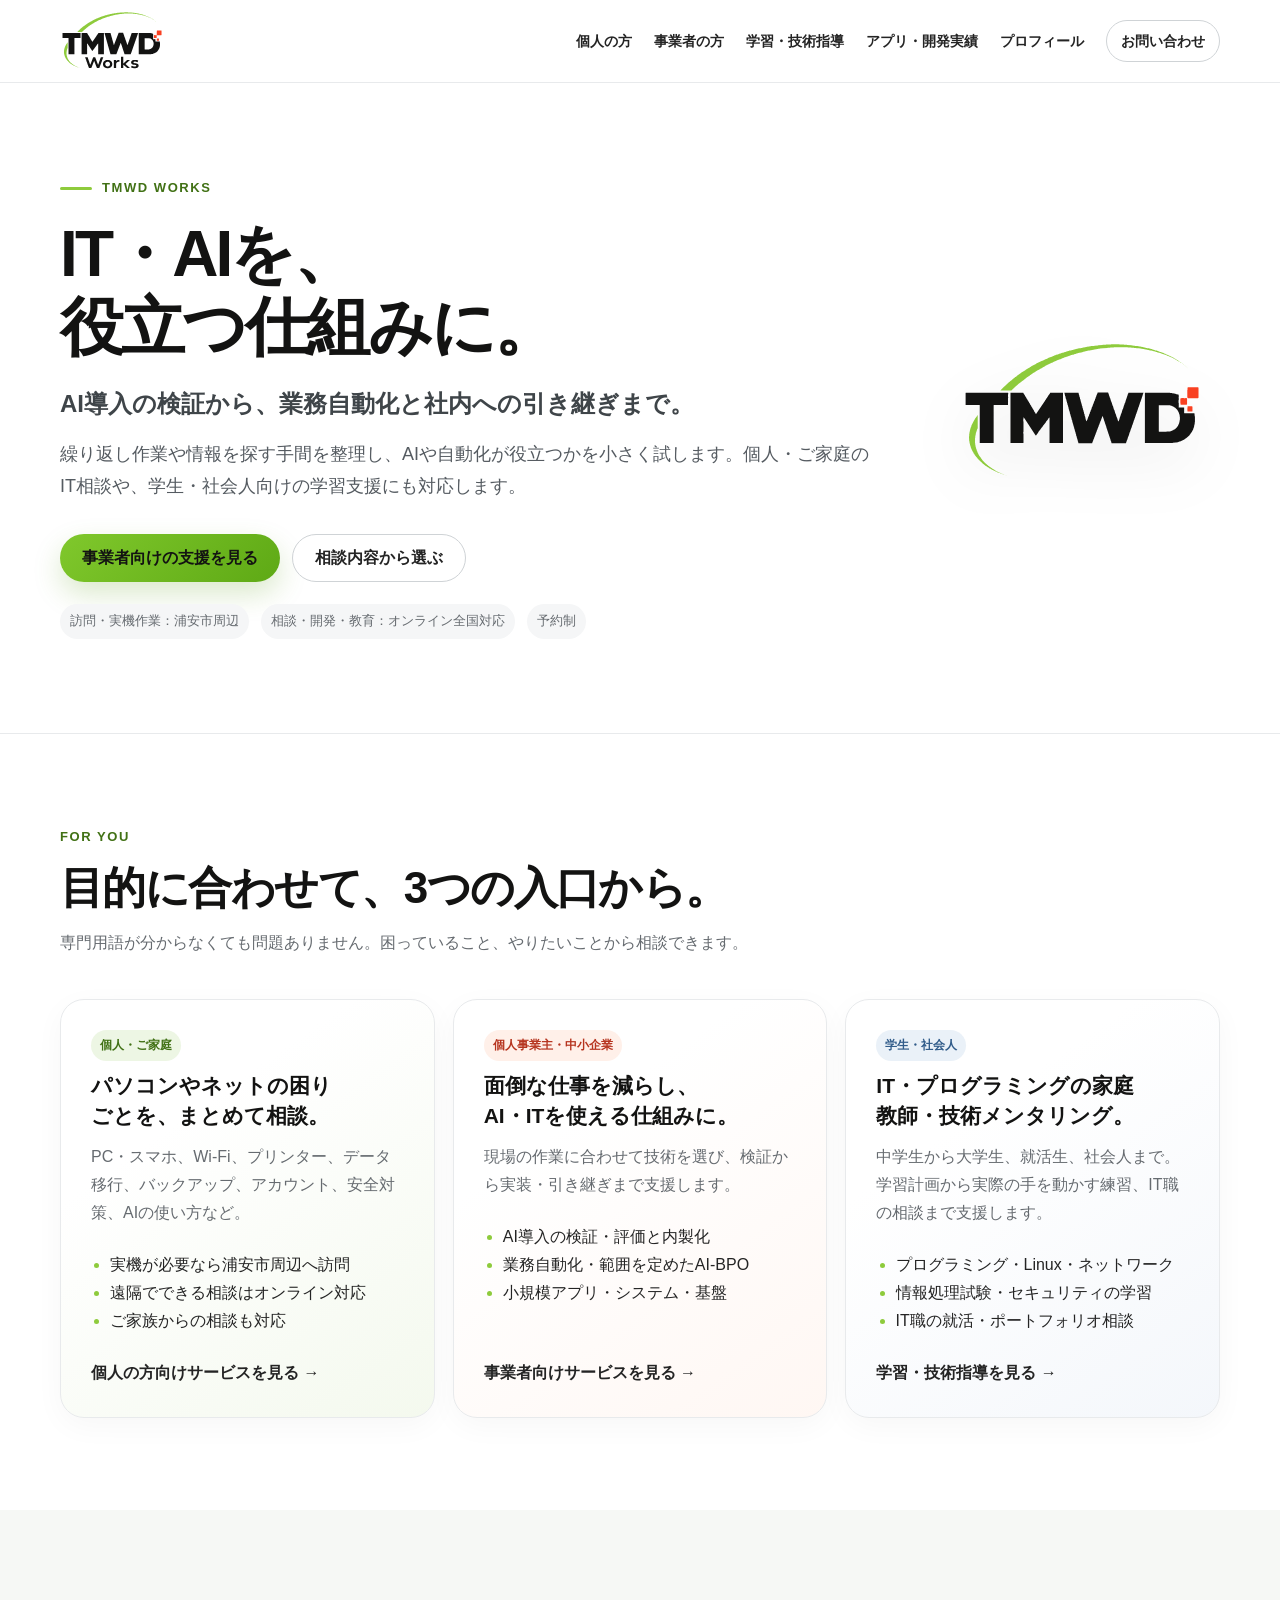
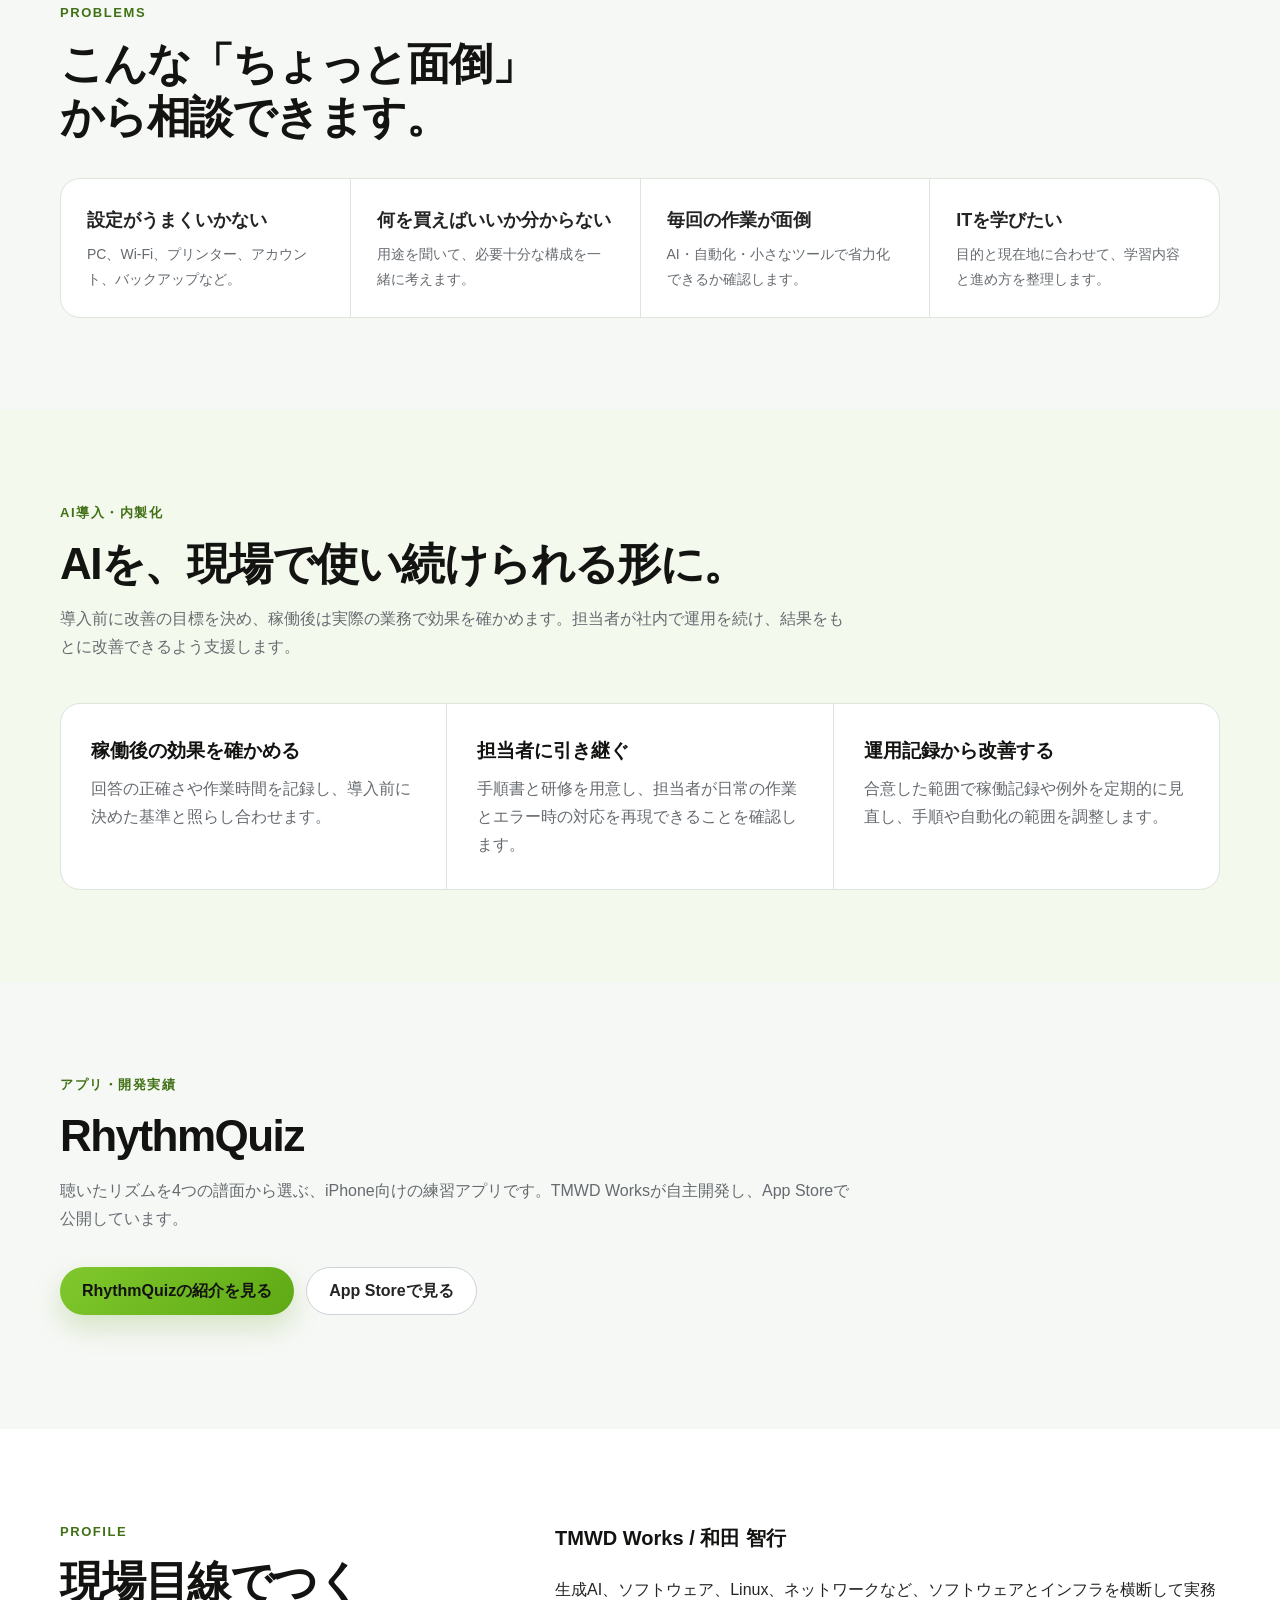
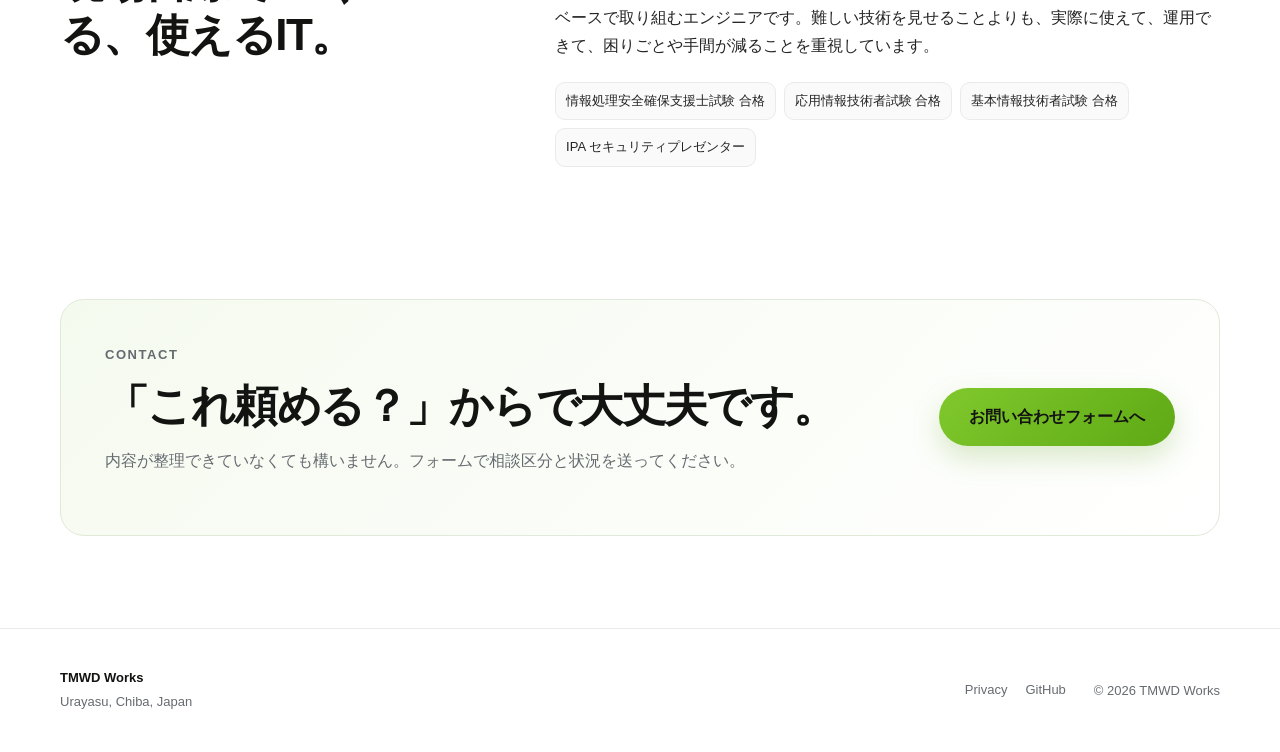
<file: index.html>
<!doctype html>
<html lang="ja">
<head>
  <!-- Google tag (gtag.js) -->
  <script async src="https://www.googletagmanager.com/gtag/js?id=G-C59W6H3G6D"></script>
  <script>
    window.dataLayer = window.dataLayer || [];
    function gtag(){dataLayer.push(arguments);}
    gtag('js', new Date());
    gtag('config', 'G-C59W6H3G6D');
  </script>
<meta charset="utf-8">
  <meta name="viewport" content="width=device-width, initial-scale=1">
  <title>TMWD Works | AI導入・業務自動化とIT支援</title>
  <meta name="description" content="事業者向けにAI導入の検証、内製化、業務自動化・AI-BPOを支援します。個人向けITサポート、学習・技術指導、自主開発アプリRhythmQuizもご案内します。">
  <meta name="theme-color" content="#ffffff">
  <meta property="og:title" content="TMWD Works | AI導入・業務自動化とIT支援">
  <meta property="og:description" content="事業者向けAI導入・業務自動化から、個人向けITサポート、学習・技術指導まで。">
  <meta property="og:type" content="website">
  <meta property="og:url" content="https://tmwdworks.jp/">
  <link rel="canonical" href="https://tmwdworks.jp/">
  <link rel="icon" href="assets/tmwdworks-icon.svg" type="image/svg+xml">
  <link rel="stylesheet" href="styles.css?v=20261111-v2">
</head>
<body>
  <header class="site-header">
  <div class="container header-inner">
    <a class="brand" href="/" aria-label="TMWD Works ホーム">
      <img src="assets/tmwdworks-logo-header.svg" alt="TMWD Works">
    </a>
    <button class="menu-button" type="button" aria-expanded="false" aria-controls="global-nav">メニュー</button>
    <nav id="global-nav" class="global-nav" aria-label="メインナビゲーション">
      <a href="personal.html">個人の方</a>
      <a href="business.html">事業者の方</a>
      <a href="learning.html">学習・技術指導</a>
      <a href="/apps/rhythmquiz/">アプリ・開発実績</a>
      <a href="/#profile">プロフィール</a>
      <a class="nav-cta" href="contact.html">お問い合わせ</a>
    </nav>
  </div>
</header>

  <main id="top">
    <section class="hero">
      <div class="container hero-grid">
        <div class="hero-copy">
          <p class="eyebrow"><span></span> TMWD Works</p>
          <h1>IT・AIを、<br>役立つ仕組みに。</h1>
          <p class="hero-subtitle">AI導入の検証から、業務自動化と社内への引き継ぎまで。</p>
          <p class="lead">繰り返し作業や情報を探す手間を整理し、AIや自動化が役立つかを小さく試します。個人・ご家庭のIT相談や、学生・社会人向けの学習支援にも対応します。</p>
          <div class="hero-actions">
            <a class="button primary" href="business.html">事業者向けの支援を見る</a>
            <a class="button secondary" href="#services">相談内容から選ぶ</a>
          </div>
          <div class="availability">
            <span>訪問・実機作業：浦安市周辺</span>
            <span>相談・開発・教育：オンライン全国対応</span>
            <span>予約制</span>
          </div>
        </div>
        <div class="hero-mark" aria-hidden="true">
          <img src="assets/tmwdworks-icon.svg" alt="">
        </div>
      </div>
    </section>

    <section id="services" class="section">
      <div class="container">
        <div class="section-heading">
          <p class="section-kicker">For You</p>
          <h2>目的に合わせて、3つの入口から。</h2>
          <p>専門用語が分からなくても問題ありません。困っていること、やりたいことから相談できます。</p>
        </div>

        <div class="audience-grid">
          <article class="audience-card personal">
            <span class="audience-label">個人・ご家庭</span>
            <h3>パソコンやネットの困りごとを、まとめて相談。</h3>
            <p>PC・スマホ、Wi-Fi、プリンター、データ移行、バックアップ、アカウント、安全対策、AIの使い方など。</p>
            <ul class="audience-points">
              <li>実機が必要なら浦安市周辺へ訪問</li>
              <li>遠隔でできる相談はオンライン対応</li>
              <li>ご家族からの相談も対応</li>
            </ul>
            <a class="text-link" href="personal.html">個人の方向けサービスを見る →</a>
          </article>

          <article class="audience-card business">
            <span class="audience-label">個人事業主・中小企業</span>
            <h3>面倒な仕事を減らし、AI・ITを使える仕組みに。</h3>
            <p>現場の作業に合わせて技術を選び、検証から実装・引き継ぎまで支援します。</p>
            <ul class="audience-points">
              <li>AI導入の検証・評価と内製化</li>
              <li>業務自動化・範囲を定めたAI-BPO</li>
              <li>小規模アプリ・システム・基盤</li>
            </ul>
            <a class="text-link" href="business.html">事業者向けサービスを見る →</a>
          </article>

          <article class="audience-card learning">
            <span class="audience-label">学生・社会人</span>
            <h3>IT・プログラミングの家庭教師・技術メンタリング。</h3>
            <p>中学生から大学生、就活生、社会人まで。学習計画から実際の手を動かす練習、IT職の相談まで支援します。</p>
            <ul class="audience-points">
              <li>プログラミング・Linux・ネットワーク</li>
              <li>情報処理試験・セキュリティの学習</li>
              <li>IT職の就活・ポートフォリオ相談</li>
            </ul>
            <a class="text-link" href="learning.html">学習・技術指導を見る →</a>
          </article>
        </div>
      </div>
    </section>

    <section class="section section-soft">
      <div class="container">
        <div class="section-heading compact">
          <p class="section-kicker">Problems</p>
          <h2>こんな<span class="problem-heading-quote">「ちょっと面倒」</span>から相談できます。</h2>
        </div>
        <div class="problem-strip">
          <div class="problem"><strong>設定がうまくいかない</strong><p>PC、Wi-Fi、プリンター、アカウント、バックアップなど。</p></div>
          <div class="problem"><strong>何を買えばいいか分からない</strong><p>用途を聞いて、必要十分な構成を一緒に考えます。</p></div>
          <div class="problem"><strong>毎回の作業が面倒</strong><p>AI・自動化・小さなツールで省力化できるか確認します。</p></div>
          <div class="problem"><strong>ITを学びたい</strong><p>目的と現在地に合わせて、学習内容と進め方を整理します。</p></div>
        </div>
      </div>
    </section>

    <section class="section section-lime">
      <div class="container">
        <div class="section-heading">
          <p class="section-kicker">AI導入・内製化</p>
          <h2>AIを、現場で使い続けられる形に。</h2>
          <p>導入前に改善の目標を決め、稼働後は実際の業務で効果を確かめます。担当者が社内で運用を続け、結果をもとに改善できるよう支援します。</p>
        </div>
        <div class="strengths">
          <div class="strength">
            <strong>稼働後の効果を確かめる</strong>
            <p>回答の正確さや作業時間を記録し、導入前に決めた基準と照らし合わせます。</p>
          </div>
          <div class="strength">
            <strong>担当者に引き継ぐ</strong>
            <p>手順書と研修を用意し、担当者が日常の作業とエラー時の対応を再現できることを確認します。</p>
          </div>
          <div class="strength">
            <strong>運用記録から改善する</strong>
            <p>合意した範囲で稼働記録や例外を定期的に見直し、手順や自動化の範囲を調整します。</p>
          </div>
        </div>
      </div>
    </section>

    <section class="section section-soft">
      <div class="container">
        <div class="section-heading compact">
          <p class="section-kicker">アプリ・開発実績</p>
          <h2>RhythmQuiz</h2>
          <p>聴いたリズムを4つの譜面から選ぶ、iPhone向けの練習アプリです。TMWD Worksが自主開発し、App Storeで公開しています。</p>
        </div>
        <div class="hero-actions">
          <a class="button primary" href="/apps/rhythmquiz/">RhythmQuizの紹介を見る</a>
          <a class="button secondary" href="https://apps.apple.com/jp/app/rhythmquiz/id6818729522" data-app-store-position="home">App Storeで見る</a>
        </div>
      </div>
    </section>

    <section id="profile" class="section">
      <div class="container profile-grid">
        <div>
          <p class="section-kicker">Profile</p>
          <h2>現場目線でつくる、使えるIT。</h2>
        </div>
        <div class="profile-body">
          <p><strong>TMWD Works / 和田 智行</strong></p>
          <p>生成AI、ソフトウェア、Linux、ネットワークなど、ソフトウェアとインフラを横断して実務ベースで取り組むエンジニアです。難しい技術を見せることよりも、実際に使えて、運用できて、困りごとや手間が減ることを重視しています。</p>
          <div class="badges">
            <span>情報処理安全確保支援士試験 合格</span>
            <span>応用情報技術者試験 合格</span>
            <span>基本情報技術者試験 合格</span>
            <span>IPA セキュリティプレゼンター</span>
          </div>
        </div>
      </div>
    </section>

    <section class="section contact-section">
      <div class="container contact-card">
        <div>
          <p class="section-kicker">Contact</p>
          <h2>「これ頼める？」からで大丈夫です。</h2>
          <p>内容が整理できていなくても構いません。フォームで相談区分と状況を送ってください。</p>
        </div>
        <a class="button primary large" href="contact.html">お問い合わせフォームへ</a>
      </div>
    </section>
  </main>

  <footer class="site-footer">
  <div class="container footer-inner">
    <div>
      <strong>TMWD Works</strong>
      <p>Urayasu, Chiba, Japan</p>
    </div>
    <div class="footer-links">
      <a href="privacy.html">Privacy</a>
      <a href="https://github.com/tmwdworks" rel="noopener">GitHub</a>
    </div>
    <p class="copyright">© <span id="year"></span> TMWD Works</p>
  </div>
</footer>
  <script src="script.js?v=20261110-v1"></script>
</body>
</html>
</file>
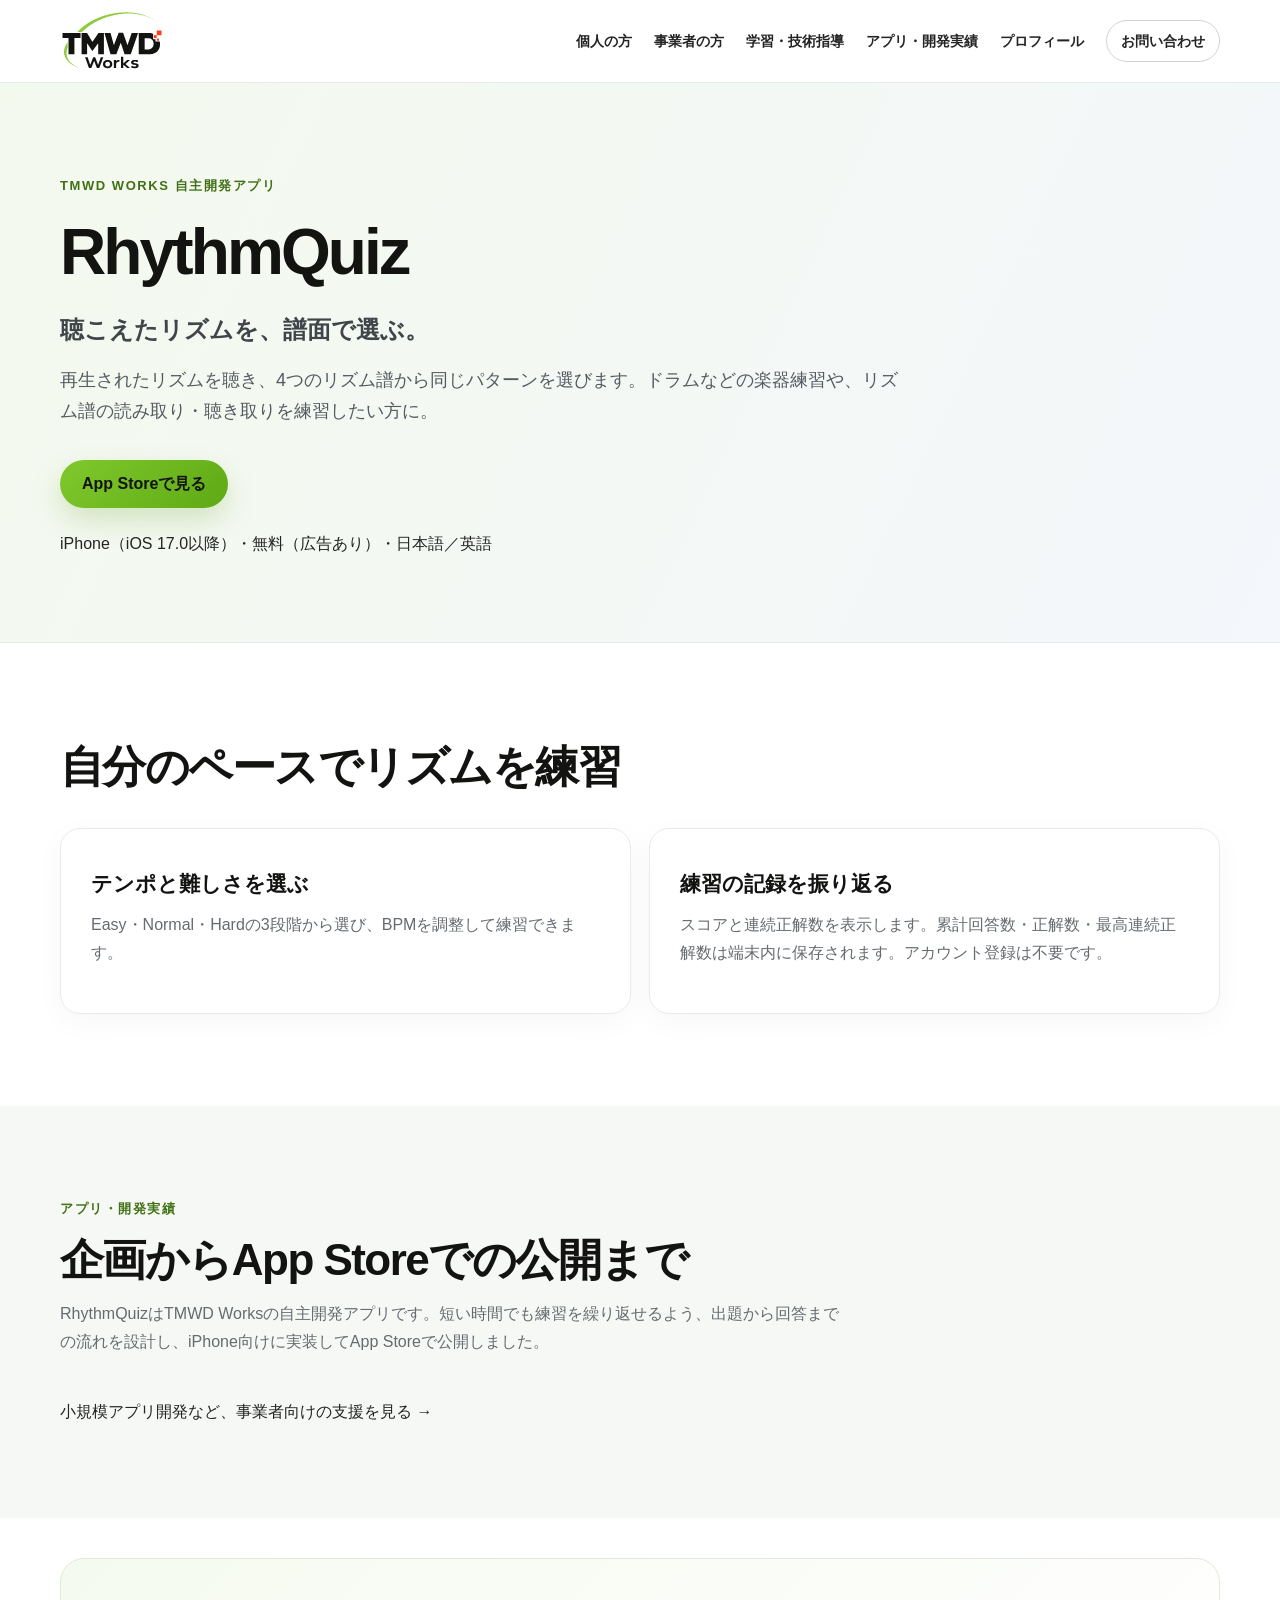
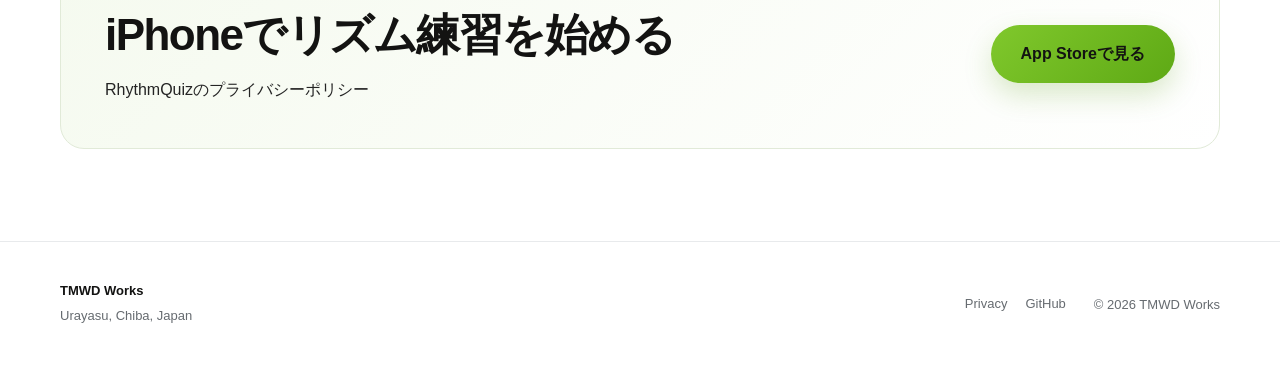
<file: apps/rhythmquiz/index.html>
<!doctype html>
<html lang="ja">
<head>
  <!-- Google tag (gtag.js) -->
  <script async src="https://www.googletagmanager.com/gtag/js?id=G-C59W6H3G6D"></script>
  <script>
    window.dataLayer = window.dataLayer || [];
    function gtag(){dataLayer.push(arguments);}
    gtag('js', new Date());
    gtag('config', 'G-C59W6H3G6D');
  </script>
  <meta charset="utf-8">
  <meta name="viewport" content="width=device-width, initial-scale=1">
  <title>RhythmQuiz | リズム練習アプリ | TMWD Works</title>
  <meta name="description" content="RhythmQuizは、聴いたリズムに合う譜面を4択から選ぶiPhone向けのリズム練習アプリです。TMWD Worksが自主開発し、App Storeで公開しています。">
  <meta property="og:title" content="RhythmQuiz | リズム練習アプリ">
  <meta property="og:description" content="聴いたリズムに合う譜面を4択から選ぶ、iPhone向けのリズム練習アプリ。">
  <meta property="og:type" content="website">
  <meta property="og:url" content="https://tmwdworks.jp/apps/rhythmquiz/">
  <link rel="canonical" href="https://tmwdworks.jp/apps/rhythmquiz/">
  <link rel="icon" href="/assets/tmwdworks-icon.svg" type="image/svg+xml">
  <link rel="stylesheet" href="/styles.css?v=20261111-v2">
</head>
<body>
  <header class="site-header">
  <div class="container header-inner">
    <a class="brand" href="/" aria-label="TMWD Works ホーム">
      <img src="/assets/tmwdworks-logo-header.svg" alt="TMWD Works">
    </a>
    <button class="menu-button" type="button" aria-expanded="false" aria-controls="global-nav">メニュー</button>
    <nav id="global-nav" class="global-nav" aria-label="メインナビゲーション">
      <a href="/personal.html">個人の方</a>
      <a href="/business.html">事業者の方</a>
      <a href="/learning.html">学習・技術指導</a>
      <a href="/apps/rhythmquiz/" aria-current="page">アプリ・開発実績</a>
      <a href="/#profile">プロフィール</a>
      <a class="nav-cta" href="/contact.html">お問い合わせ</a>
    </nav>
  </div>
</header>

  <main>
    <section class="page-hero rhythmquiz-hero">
      <div class="container">
        <p class="section-kicker">TMWD Works 自主開発アプリ</p>
        <h1>RhythmQuiz</h1>
        <p class="hero-subtitle">聴こえたリズムを、譜面で選ぶ。</p>
        <p class="lead">再生されたリズムを聴き、4つのリズム譜から同じパターンを選びます。ドラムなどの楽器練習や、リズム譜の読み取り・聴き取りを練習したい方に。</p>
        <div class="hero-actions">
          <a class="button primary" href="https://apps.apple.com/jp/app/rhythmquiz/id6818729522" data-app-store-position="hero">App Storeで見る</a>
        </div>
        <p>iPhone（iOS 17.0以降）・無料（広告あり）・日本語／英語</p>
      </div>
    </section>

    <section class="section">
      <div class="container">
        <div class="section-heading compact">
          <h2>自分のペースでリズムを練習</h2>
        </div>
        <div class="cards">
          <article class="card">
            <h3>テンポと難しさを選ぶ</h3>
            <p>Easy・Normal・Hardの3段階から選び、BPMを調整して練習できます。</p>
          </article>
          <article class="card">
            <h3>練習の記録を振り返る</h3>
            <p>スコアと連続正解数を表示します。累計回答数・正解数・最高連続正解数は端末内に保存されます。アカウント登録は不要です。</p>
          </article>
        </div>
      </div>
    </section>

    <section class="section section-soft">
      <div class="container">
        <div class="section-heading">
          <p class="section-kicker">アプリ・開発実績</p>
          <h2>企画からApp Storeでの公開まで</h2>
          <p>RhythmQuizはTMWD Worksの自主開発アプリです。短い時間でも練習を繰り返せるよう、出題から回答までの流れを設計し、iPhone向けに実装してApp Storeで公開しました。</p>
        </div>
        <a class="text-link" href="/business.html">小規模アプリ開発など、事業者向けの支援を見る →</a>
      </div>
    </section>

    <section class="section contact-section">
      <div class="container contact-card">
        <div>
          <h2>iPhoneでリズム練習を始める</h2>
          <a class="text-link" href="privacy/">RhythmQuizのプライバシーポリシー</a>
        </div>
        <a class="button primary large" href="https://apps.apple.com/jp/app/rhythmquiz/id6818729522" data-app-store-position="bottom">App Storeで見る</a>
      </div>
    </section>
  </main>

  <footer class="site-footer">
  <div class="container footer-inner">
    <div>
      <strong>TMWD Works</strong>
      <p>Urayasu, Chiba, Japan</p>
    </div>
    <div class="footer-links">
      <a href="/privacy.html">Privacy</a>
      <a href="https://github.com/tmwdworks" rel="noopener">GitHub</a>
    </div>
    <p class="copyright">© <span id="year"></span> TMWD Works</p>
  </div>
</footer>
  <script src="/script.js?v=20261110-v1"></script>
</body>
</html>
</file>
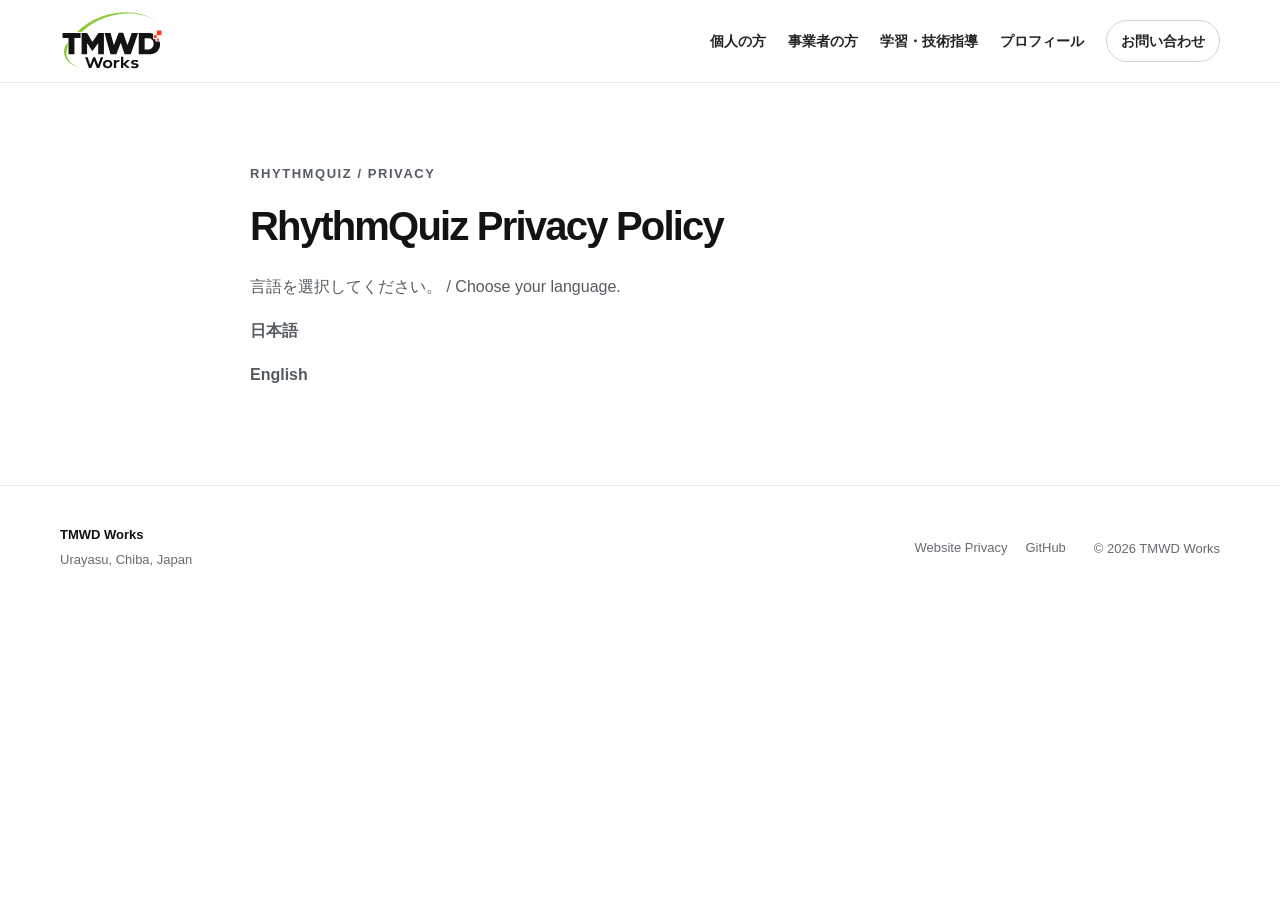
<file: apps/rhythmquiz/privacy/index.html>
<!doctype html>
<html lang="ja">
<head>
  <meta charset="utf-8">
  <meta name="viewport" content="width=device-width, initial-scale=1">
  <meta name="robots" content="index,follow">
  <link rel="icon" href="/assets/tmwdworks-icon.svg" type="image/svg+xml">
  <link rel="stylesheet" href="/styles.css?v=20260930-v5">
  <title>RhythmQuiz Privacy Policy | TMWD Works</title>
  <meta name="description" content="RhythmQuiz privacy policy. Choose Japanese or English.">
  <link rel="canonical" href="https://tmwdworks.jp/apps/rhythmquiz/privacy/">
  <link rel="alternate" hreflang="ja" href="https://tmwdworks.jp/apps/rhythmquiz/privacy/ja/">
  <link rel="alternate" hreflang="en" href="https://tmwdworks.jp/apps/rhythmquiz/privacy/en/">
  <link rel="alternate" hreflang="x-default" href="https://tmwdworks.jp/apps/rhythmquiz/privacy/">
</head>
<body>
  <header class="site-header">
    <div class="container header-inner">
      <a class="brand" href="/" aria-label="TMWD Works ホーム">
        <img src="/assets/tmwdworks-logo-header.svg" alt="TMWD Works">
      </a>
      <button class="menu-button" type="button" aria-expanded="false" aria-controls="global-nav">Menu</button>
      <nav id="global-nav" class="global-nav" aria-label="メインナビゲーション">
        <a href="/personal.html">個人の方</a>
        <a href="/business.html">事業者の方</a>
        <a href="/learning.html">学習・技術指導</a>
        <a href="/#profile">プロフィール</a>
        <a class="nav-cta" href="/contact.html">お問い合わせ</a>
      </nav>
    </div>
  </header>

  <main class="container legal">
    <p class="section-kicker">RhythmQuiz / Privacy</p>
    <h1>RhythmQuiz Privacy Policy</h1>
    <p>言語を選択してください。 / Choose your language.</p>
    <p><a href="./ja/"><strong>日本語</strong></a></p>
    <p><a href="./en/"><strong>English</strong></a></p>
  </main>

  <footer class="site-footer">
    <div class="container footer-inner">
      <div>
        <strong>TMWD Works</strong>
        <p>Urayasu, Chiba, Japan</p>
      </div>
      <div class="footer-links">
        <a href="/privacy.html">Website Privacy</a>
        <a href="https://github.com/tmwdworks" rel="noopener">GitHub</a>
      </div>
      <p class="copyright">© <span id="year"></span> TMWD Works</p>
    </div>
  </footer>
  <script src="/script.js?v=20260930-v5"></script>

</body>
</html>
</file>
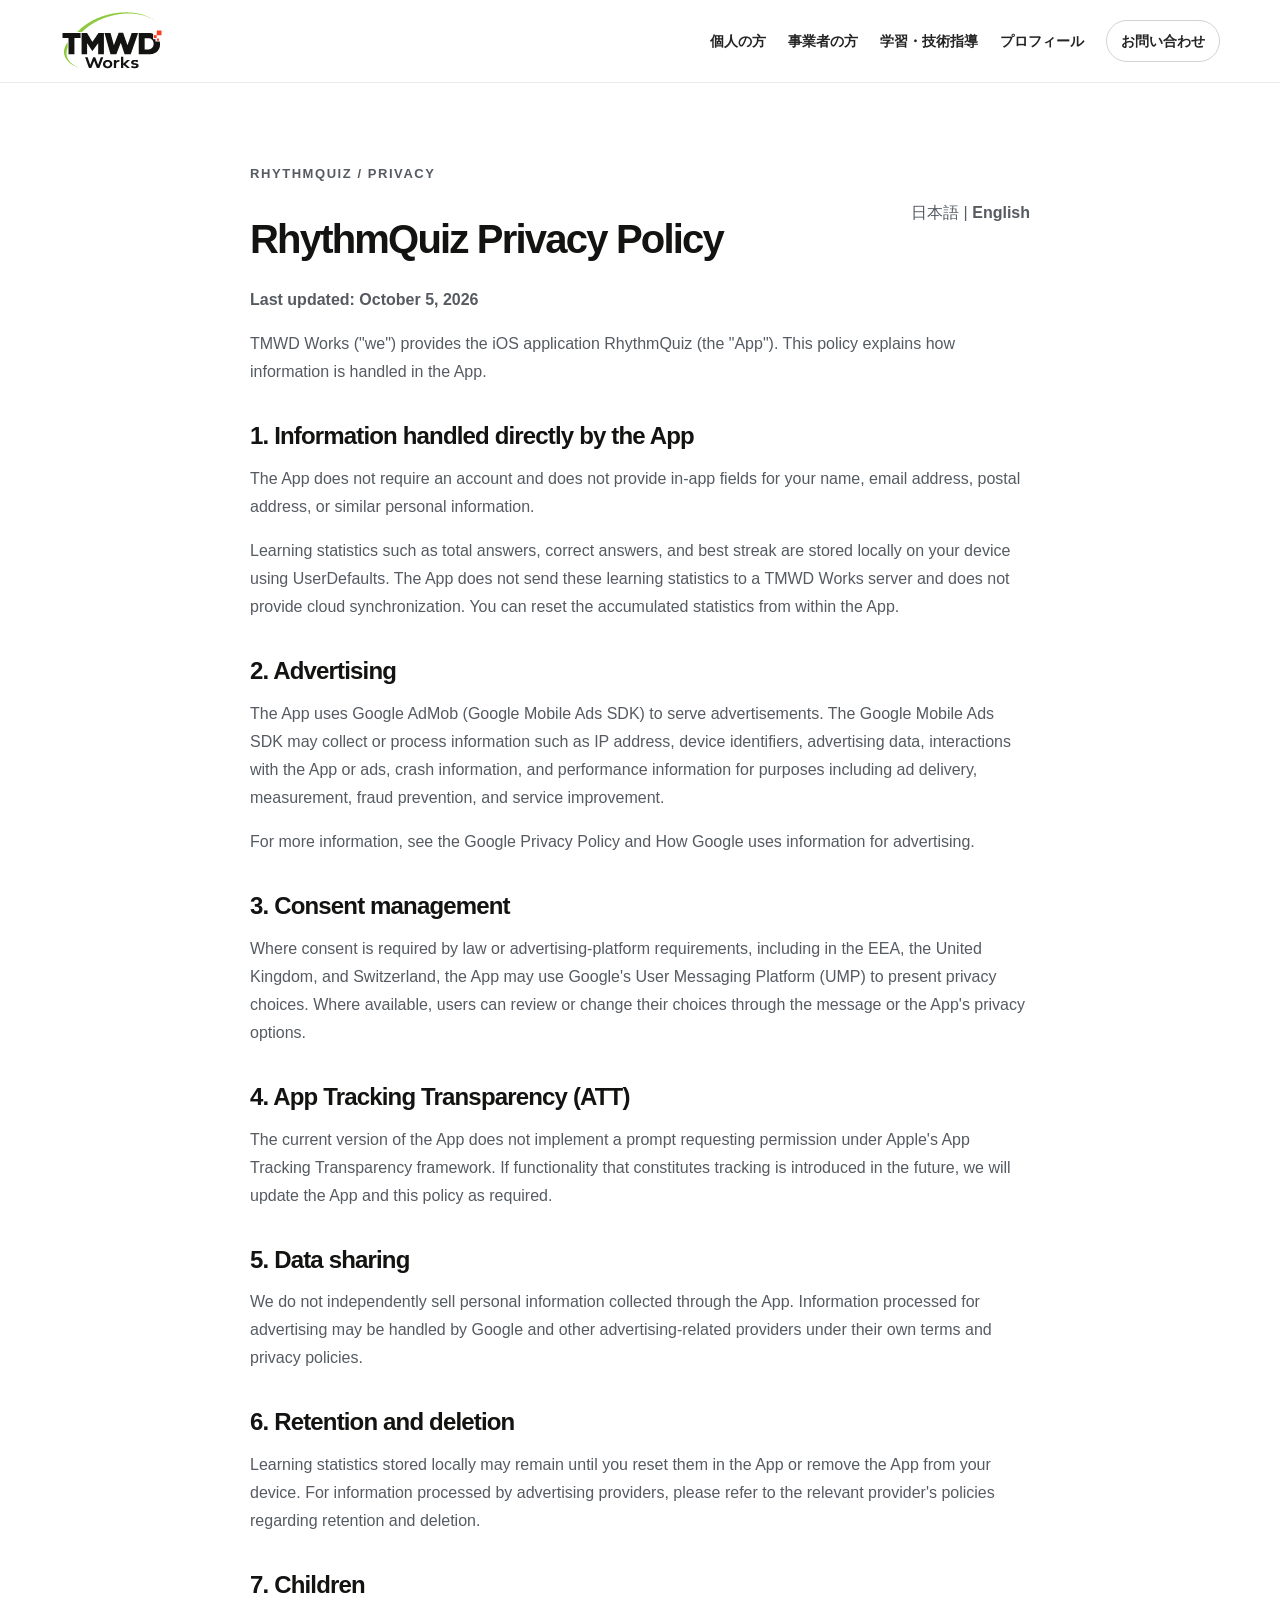
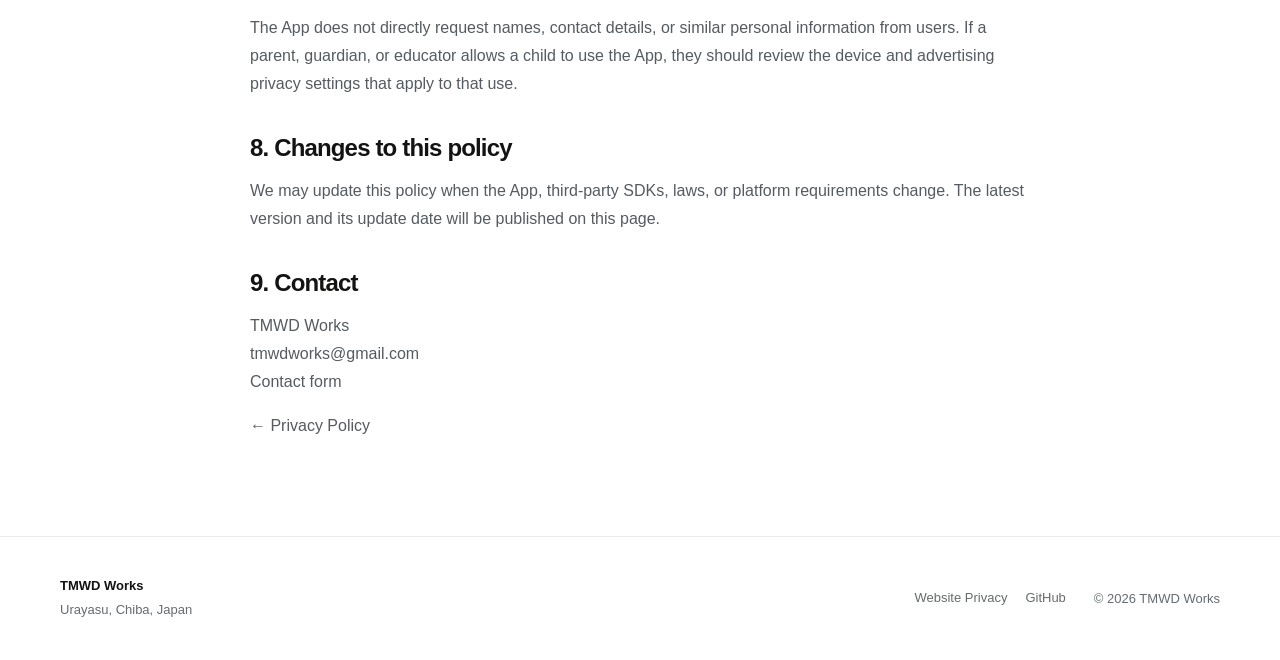
<file: apps/rhythmquiz/privacy/en/index.html>
<!doctype html>
<html lang="en">
<head>
  <meta charset="utf-8">
  <meta name="viewport" content="width=device-width, initial-scale=1">
  <meta name="robots" content="index,follow">
  <link rel="icon" href="/assets/tmwdworks-icon.svg" type="image/svg+xml">
  <link rel="stylesheet" href="/styles.css?v=20260930-v5">
  <title>RhythmQuiz Privacy Policy | TMWD Works</title>
  <meta name="description" content="RhythmQuiz privacy policy covering local app data, Google AdMob advertising, consent management, and user choices.">
  <link rel="canonical" href="https://tmwdworks.jp/apps/rhythmquiz/privacy/en/">
  <link rel="alternate" hreflang="ja" href="https://tmwdworks.jp/apps/rhythmquiz/privacy/ja/">
  <link rel="alternate" hreflang="en" href="https://tmwdworks.jp/apps/rhythmquiz/privacy/en/">
  <link rel="alternate" hreflang="x-default" href="https://tmwdworks.jp/apps/rhythmquiz/privacy/">
</head>
<body>
  <header class="site-header">
    <div class="container header-inner">
      <a class="brand" href="/" aria-label="TMWD Works ホーム">
        <img src="/assets/tmwdworks-logo-header.svg" alt="TMWD Works">
      </a>
      <button class="menu-button" type="button" aria-expanded="false" aria-controls="global-nav">Menu</button>
      <nav id="global-nav" class="global-nav" aria-label="メインナビゲーション">
        <a href="/personal.html">個人の方</a>
        <a href="/business.html">事業者の方</a>
        <a href="/learning.html">学習・技術指導</a>
        <a href="/#profile">プロフィール</a>
        <a class="nav-cta" href="/contact.html">お問い合わせ</a>
      </nav>
    </div>
  </header>

  <main class="container legal">
    <p class="section-kicker">RhythmQuiz / Privacy</p>
    <div style="display:flex;gap:1rem;justify-content:space-between;align-items:flex-start;flex-wrap:wrap;">
      <div>
        <h1>RhythmQuiz Privacy Policy</h1>
        <p><strong>Last updated: October 5, 2026</strong></p>
      </div>
      <p><a href="../ja/">日本語</a> | <strong>English</strong></p>
    </div>
    <p>TMWD Works ("we") provides the iOS application RhythmQuiz (the "App"). This policy explains how information is handled in the App.</p>

    <h2>1. Information handled directly by the App</h2>
    <p>The App does not require an account and does not provide in-app fields for your name, email address, postal address, or similar personal information.</p>
    <p>Learning statistics such as total answers, correct answers, and best streak are stored locally on your device using UserDefaults. The App does not send these learning statistics to a TMWD Works server and does not provide cloud synchronization. You can reset the accumulated statistics from within the App.</p>

    <h2>2. Advertising</h2>
    <p>The App uses Google AdMob (Google Mobile Ads SDK) to serve advertisements. The Google Mobile Ads SDK may collect or process information such as IP address, device identifiers, advertising data, interactions with the App or ads, crash information, and performance information for purposes including ad delivery, measurement, fraud prevention, and service improvement.</p>
    <p>For more information, see the <a href="https://policies.google.com/privacy" rel="noopener">Google Privacy Policy</a> and <a href="https://policies.google.com/technologies/ads" rel="noopener">How Google uses information for advertising</a>.</p>

    <h2>3. Consent management</h2>
    <p>Where consent is required by law or advertising-platform requirements, including in the EEA, the United Kingdom, and Switzerland, the App may use Google's User Messaging Platform (UMP) to present privacy choices. Where available, users can review or change their choices through the message or the App's privacy options.</p>

    <h2>4. App Tracking Transparency (ATT)</h2>
    <p>The current version of the App does not implement a prompt requesting permission under Apple's App Tracking Transparency framework. If functionality that constitutes tracking is introduced in the future, we will update the App and this policy as required.</p>

    <h2>5. Data sharing</h2>
    <p>We do not independently sell personal information collected through the App. Information processed for advertising may be handled by Google and other advertising-related providers under their own terms and privacy policies.</p>

    <h2>6. Retention and deletion</h2>
    <p>Learning statistics stored locally may remain until you reset them in the App or remove the App from your device. For information processed by advertising providers, please refer to the relevant provider's policies regarding retention and deletion.</p>

    <h2>7. Children</h2>
    <p>The App does not directly request names, contact details, or similar personal information from users. If a parent, guardian, or educator allows a child to use the App, they should review the device and advertising privacy settings that apply to that use.</p>

    <h2>8. Changes to this policy</h2>
    <p>We may update this policy when the App, third-party SDKs, laws, or platform requirements change. The latest version and its update date will be published on this page.</p>

    <h2>9. Contact</h2>
    <p>TMWD Works<br>
      <a href="mailto:tmwdworks@gmail.com">tmwdworks@gmail.com</a><br>
      <a href="/contact.html">Contact form</a>
    </p>

    <p><a href="../">← Privacy Policy</a></p>
  </main>

  <footer class="site-footer">
    <div class="container footer-inner">
      <div>
        <strong>TMWD Works</strong>
        <p>Urayasu, Chiba, Japan</p>
      </div>
      <div class="footer-links">
        <a href="/privacy.html">Website Privacy</a>
        <a href="https://github.com/tmwdworks" rel="noopener">GitHub</a>
      </div>
      <p class="copyright">© <span id="year"></span> TMWD Works</p>
    </div>
  </footer>
  <script src="/script.js?v=20260930-v5"></script>

</body>
</html>
</file>
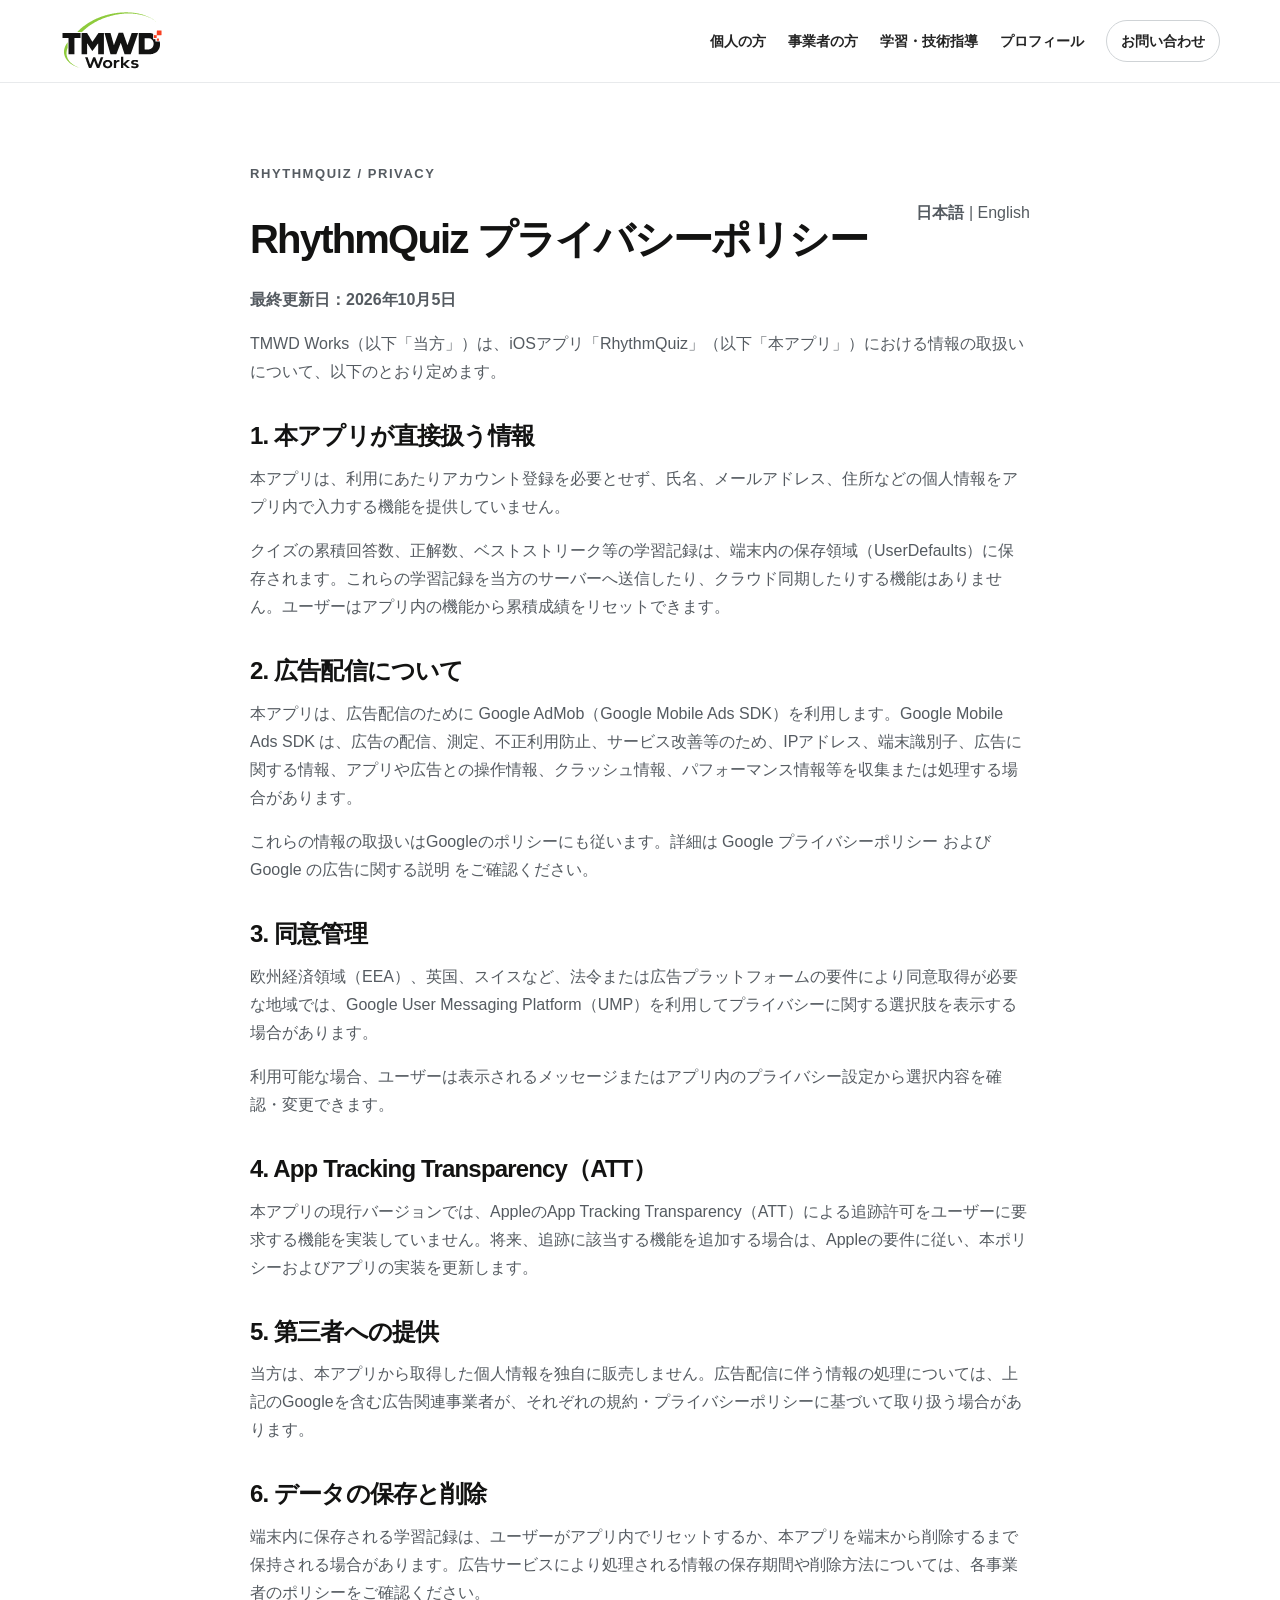
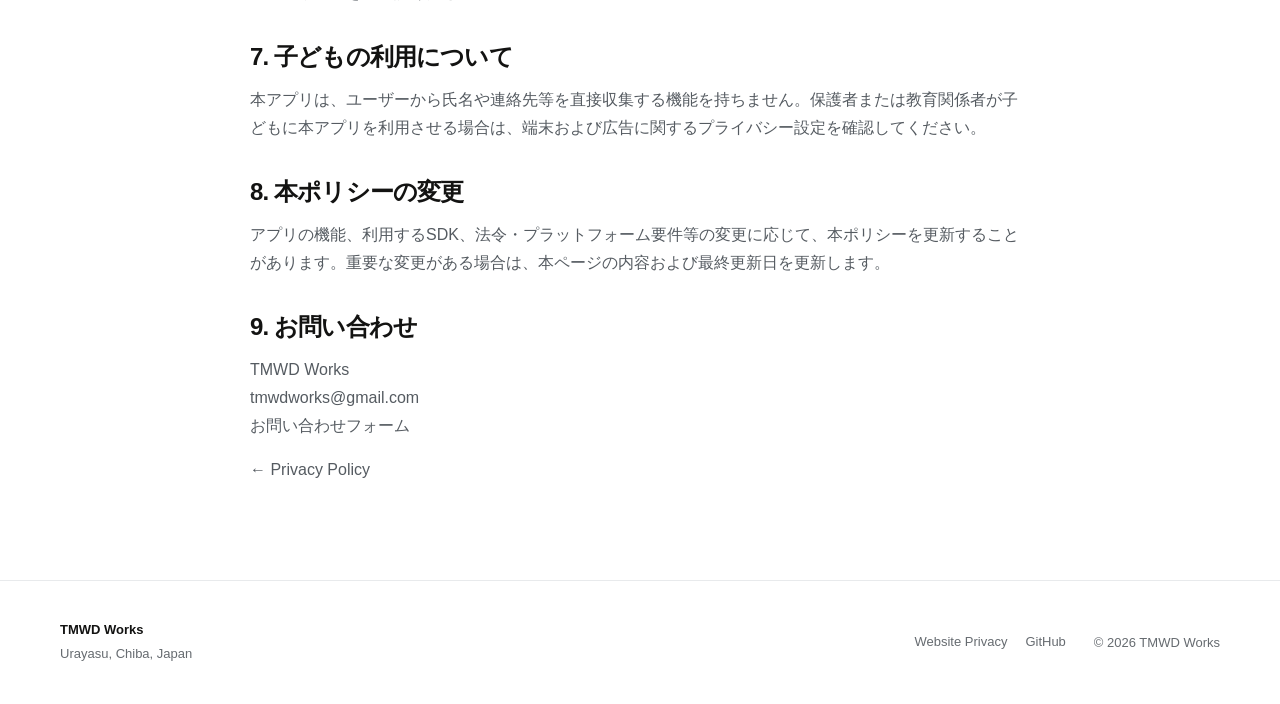
<file: apps/rhythmquiz/privacy/ja/index.html>
<!doctype html>
<html lang="ja">
<head>
  <meta charset="utf-8">
  <meta name="viewport" content="width=device-width, initial-scale=1">
  <meta name="robots" content="index,follow">
  <link rel="icon" href="/assets/tmwdworks-icon.svg" type="image/svg+xml">
  <link rel="stylesheet" href="/styles.css?v=20260930-v5">
  <title>RhythmQuiz プライバシーポリシー | TMWD Works</title>
  <meta name="description" content="RhythmQuizのプライバシーポリシーです。アプリ内データ、Google AdMob、同意管理、ユーザーの選択肢について説明します。">
  <link rel="canonical" href="https://tmwdworks.jp/apps/rhythmquiz/privacy/ja/">
  <link rel="alternate" hreflang="ja" href="https://tmwdworks.jp/apps/rhythmquiz/privacy/ja/">
  <link rel="alternate" hreflang="en" href="https://tmwdworks.jp/apps/rhythmquiz/privacy/en/">
  <link rel="alternate" hreflang="x-default" href="https://tmwdworks.jp/apps/rhythmquiz/privacy/">
</head>
<body>
  <header class="site-header">
    <div class="container header-inner">
      <a class="brand" href="/" aria-label="TMWD Works ホーム">
        <img src="/assets/tmwdworks-logo-header.svg" alt="TMWD Works">
      </a>
      <button class="menu-button" type="button" aria-expanded="false" aria-controls="global-nav">Menu</button>
      <nav id="global-nav" class="global-nav" aria-label="メインナビゲーション">
        <a href="/personal.html">個人の方</a>
        <a href="/business.html">事業者の方</a>
        <a href="/learning.html">学習・技術指導</a>
        <a href="/#profile">プロフィール</a>
        <a class="nav-cta" href="/contact.html">お問い合わせ</a>
      </nav>
    </div>
  </header>

  <main class="container legal">
    <p class="section-kicker">RhythmQuiz / Privacy</p>
    <div style="display:flex;gap:1rem;justify-content:space-between;align-items:flex-start;flex-wrap:wrap;">
      <div>
        <h1>RhythmQuiz プライバシーポリシー</h1>
        <p><strong>最終更新日：2026年10月5日</strong></p>
      </div>
      <p><strong>日本語</strong> | <a href="../en/">English</a></p>
    </div>
    <p>TMWD Works（以下「当方」）は、iOSアプリ「RhythmQuiz」（以下「本アプリ」）における情報の取扱いについて、以下のとおり定めます。</p>

    <h2>1. 本アプリが直接扱う情報</h2>
    <p>本アプリは、利用にあたりアカウント登録を必要とせず、氏名、メールアドレス、住所などの個人情報をアプリ内で入力する機能を提供していません。</p>
    <p>クイズの累積回答数、正解数、ベストストリーク等の学習記録は、端末内の保存領域（UserDefaults）に保存されます。これらの学習記録を当方のサーバーへ送信したり、クラウド同期したりする機能はありません。ユーザーはアプリ内の機能から累積成績をリセットできます。</p>

    <h2>2. 広告配信について</h2>
    <p>本アプリは、広告配信のために Google AdMob（Google Mobile Ads SDK）を利用します。Google Mobile Ads SDK は、広告の配信、測定、不正利用防止、サービス改善等のため、IPアドレス、端末識別子、広告に関する情報、アプリや広告との操作情報、クラッシュ情報、パフォーマンス情報等を収集または処理する場合があります。</p>
    <p>これらの情報の取扱いはGoogleのポリシーにも従います。詳細は <a href="https://policies.google.com/privacy" rel="noopener">Google プライバシーポリシー</a> および <a href="https://policies.google.com/technologies/ads" rel="noopener">Google の広告に関する説明</a> をご確認ください。</p>

    <h2>3. 同意管理</h2>
    <p>欧州経済領域（EEA）、英国、スイスなど、法令または広告プラットフォームの要件により同意取得が必要な地域では、Google User Messaging Platform（UMP）を利用してプライバシーに関する選択肢を表示する場合があります。</p>
    <p>利用可能な場合、ユーザーは表示されるメッセージまたはアプリ内のプライバシー設定から選択内容を確認・変更できます。</p>

    <h2>4. App Tracking Transparency（ATT）</h2>
    <p>本アプリの現行バージョンでは、AppleのApp Tracking Transparency（ATT）による追跡許可をユーザーに要求する機能を実装していません。将来、追跡に該当する機能を追加する場合は、Appleの要件に従い、本ポリシーおよびアプリの実装を更新します。</p>

    <h2>5. 第三者への提供</h2>
    <p>当方は、本アプリから取得した個人情報を独自に販売しません。広告配信に伴う情報の処理については、上記のGoogleを含む広告関連事業者が、それぞれの規約・プライバシーポリシーに基づいて取り扱う場合があります。</p>

    <h2>6. データの保存と削除</h2>
    <p>端末内に保存される学習記録は、ユーザーがアプリ内でリセットするか、本アプリを端末から削除するまで保持される場合があります。広告サービスにより処理される情報の保存期間や削除方法については、各事業者のポリシーをご確認ください。</p>

    <h2>7. 子どもの利用について</h2>
    <p>本アプリは、ユーザーから氏名や連絡先等を直接収集する機能を持ちません。保護者または教育関係者が子どもに本アプリを利用させる場合は、端末および広告に関するプライバシー設定を確認してください。</p>

    <h2>8. 本ポリシーの変更</h2>
    <p>アプリの機能、利用するSDK、法令・プラットフォーム要件等の変更に応じて、本ポリシーを更新することがあります。重要な変更がある場合は、本ページの内容および最終更新日を更新します。</p>

    <h2>9. お問い合わせ</h2>
    <p>TMWD Works<br>
      <a href="mailto:tmwdworks@gmail.com">tmwdworks@gmail.com</a><br>
      <a href="/contact.html">お問い合わせフォーム</a>
    </p>

    <p><a href="../">← Privacy Policy</a></p>
  </main>

  <footer class="site-footer">
    <div class="container footer-inner">
      <div>
        <strong>TMWD Works</strong>
        <p>Urayasu, Chiba, Japan</p>
      </div>
      <div class="footer-links">
        <a href="/privacy.html">Website Privacy</a>
        <a href="https://github.com/tmwdworks" rel="noopener">GitHub</a>
      </div>
      <p class="copyright">© <span id="year"></span> TMWD Works</p>
    </div>
  </footer>
  <script src="/script.js?v=20260930-v5"></script>

</body>
</html>
</file>
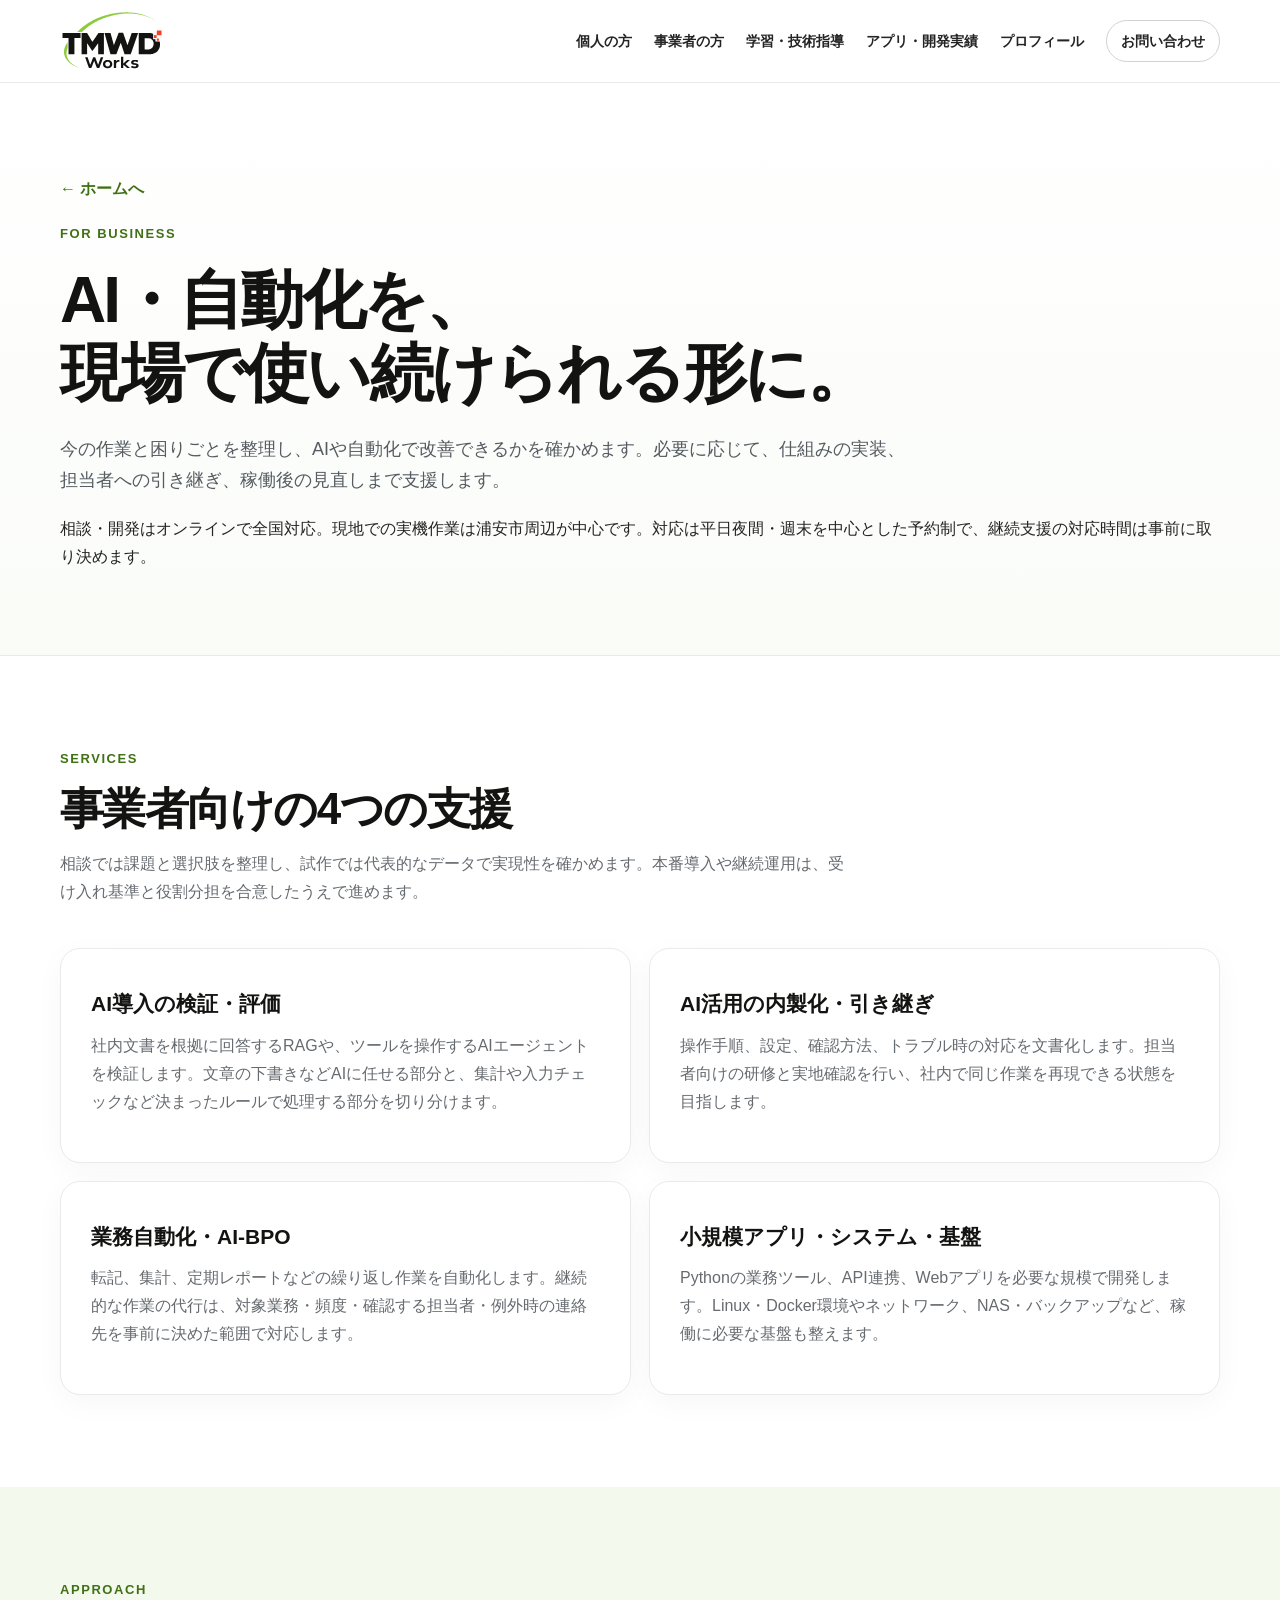
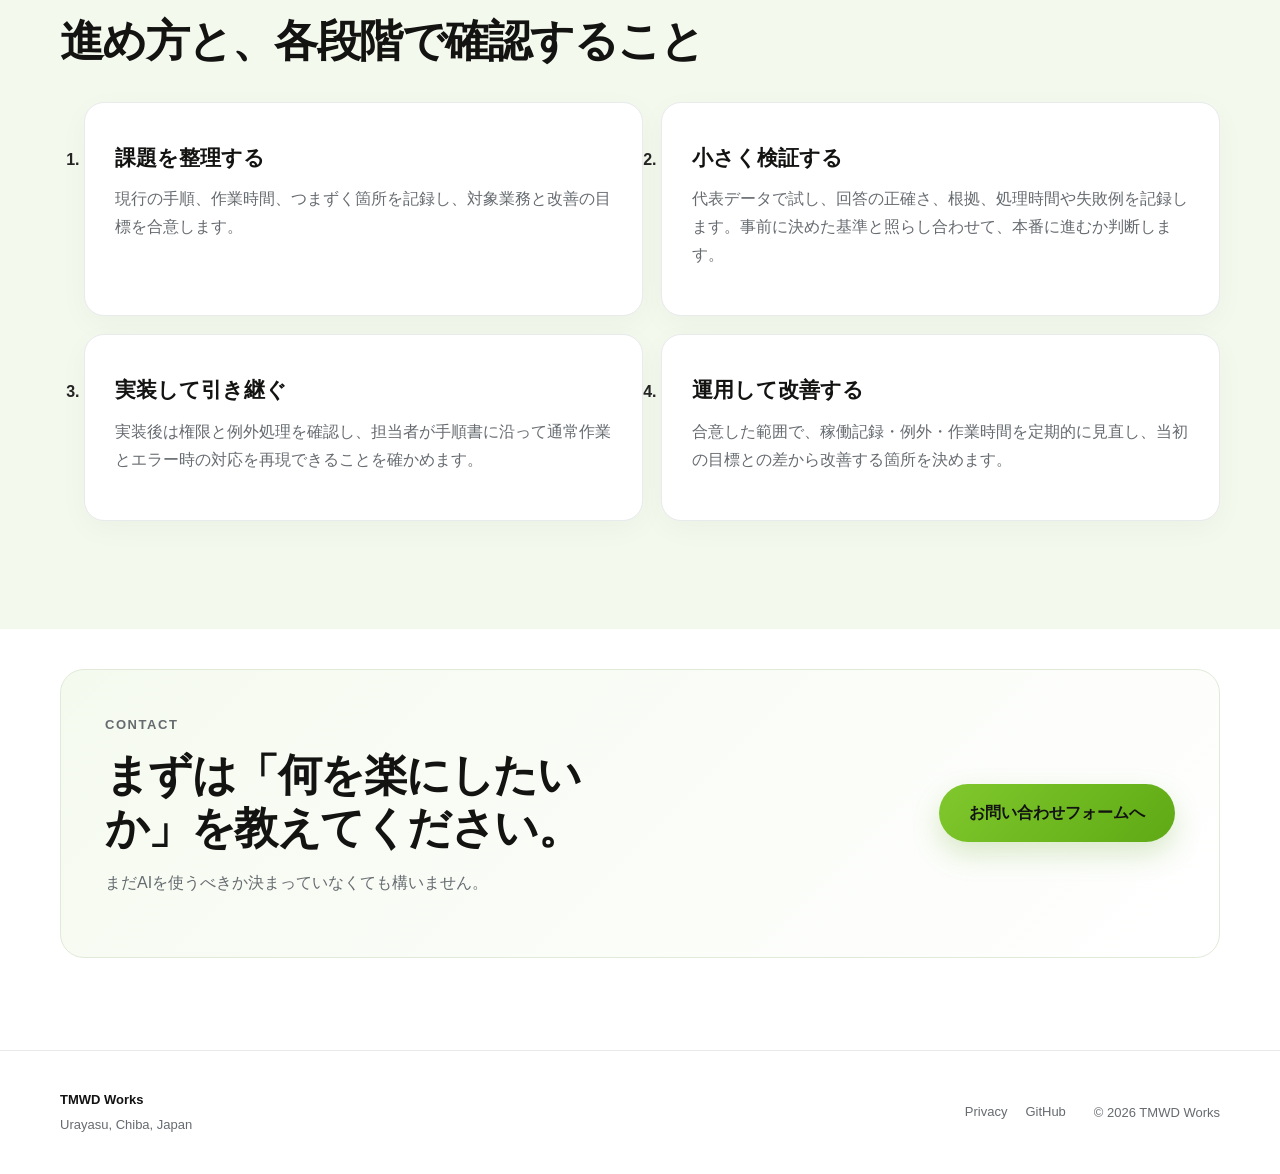
<file: business.html>
<!doctype html>
<html lang="ja">
<head>
  <!-- Google tag (gtag.js) -->
  <script async src="https://www.googletagmanager.com/gtag/js?id=G-C59W6H3G6D"></script>
  <script>
    window.dataLayer = window.dataLayer || [];
    function gtag(){dataLayer.push(arguments);}
    gtag('js', new Date());
    gtag('config', 'G-C59W6H3G6D');
  </script>
<meta charset="utf-8">
  <meta name="viewport" content="width=device-width, initial-scale=1">
  <title>事業者向け AI導入・内製化・業務自動化 | TMWD Works</title>
  <meta name="description" content="個人事業主・中小企業向けに、AI導入の検証・評価、内製化と引き継ぎ、業務自動化と範囲を定めたAI-BPO、小規模システム開発を支援します。">
  <meta property="og:title" content="事業者向け AI導入・内製化・業務自動化 | TMWD Works">
  <meta property="og:description" content="個人事業主・中小企業向けに、AI導入の検証・評価、内製化と引き継ぎ、業務自動化と範囲を定めたAI-BPO、小規模システム開発を支援します。">
  <meta property="og:type" content="website">
  <meta property="og:url" content="https://tmwdworks.jp/business.html">
  <link rel="canonical" href="https://tmwdworks.jp/business.html">
  <link rel="icon" href="assets/tmwdworks-icon.svg" type="image/svg+xml">
  <link rel="stylesheet" href="styles.css?v=20261111-v2">
</head>
<body>
  <header class="site-header">
  <div class="container header-inner">
    <a class="brand" href="/" aria-label="TMWD Works ホーム">
      <img src="assets/tmwdworks-logo-header.svg" alt="TMWD Works">
    </a>
    <button class="menu-button" type="button" aria-expanded="false" aria-controls="global-nav">メニュー</button>
    <nav id="global-nav" class="global-nav" aria-label="メインナビゲーション">
      <a href="personal.html">個人の方</a>
      <a href="business.html">事業者の方</a>
      <a href="learning.html">学習・技術指導</a>
      <a href="/apps/rhythmquiz/">アプリ・開発実績</a>
      <a href="/#profile">プロフィール</a>
      <a class="nav-cta" href="contact.html">お問い合わせ</a>
    </nav>
  </div>
</header>

  <main>
    <section class="page-hero">
      <div class="container">
        <a class="back-link" href="/">← ホームへ</a>
        <p class="section-kicker">For Business</p>
        <h1>AI・自動化を、<br>現場で使い続けられる形に。</h1>
        <p class="lead">今の作業と困りごとを整理し、AIや自動化で改善できるかを確かめます。必要に応じて、仕組みの実装、担当者への引き継ぎ、稼働後の見直しまで支援します。</p>
        <p>相談・開発はオンラインで全国対応。現地での実機作業は浦安市周辺が中心です。対応は平日夜間・週末を中心とした予約制で、継続支援の対応時間は事前に取り決めます。</p>
      </div>
    </section>

    <section class="section">
      <div class="container">
        <div class="section-heading">
          <p class="section-kicker">Services</p>
          <h2>事業者向けの4つの支援</h2>
          <p>相談では課題と選択肢を整理し、試作では代表的なデータで実現性を確かめます。本番導入や継続運用は、受け入れ基準と役割分担を合意したうえで進めます。</p>
        </div>

        <div class="cards">
          <article class="card">
            <h3>AI導入の検証・評価</h3>
            <p>社内文書を根拠に回答するRAGや、ツールを操作するAIエージェントを検証します。文章の下書きなどAIに任せる部分と、集計や入力チェックなど決まったルールで処理する部分を切り分けます。</p>
          </article>
          <article class="card">
            <h3>AI活用の内製化・引き継ぎ</h3>
            <p>操作手順、設定、確認方法、トラブル時の対応を文書化します。担当者向けの研修と実地確認を行い、社内で同じ作業を再現できる状態を目指します。</p>
          </article>
          <article class="card">
            <h3>業務自動化・AI-BPO</h3>
            <p>転記、集計、定期レポートなどの繰り返し作業を自動化します。継続的な作業の代行は、対象業務・頻度・確認する担当者・例外時の連絡先を事前に決めた範囲で対応します。</p>
          </article>
          <article class="card">
            <h3>小規模アプリ・システム・基盤</h3>
            <p>Pythonの業務ツール、API連携、Webアプリを必要な規模で開発します。Linux・Docker環境やネットワーク、NAS・バックアップなど、稼働に必要な基盤も整えます。</p>
          </article>
        </div>
      </div>
    </section>

    <section class="section section-lime">
      <div class="container">
        <div class="section-heading compact">
          <p class="section-kicker">Approach</p>
          <h2>進め方と、各段階で確認すること</h2>
        </div>
        <ol class="cards approach-steps">
          <li class="card"><h3>課題を整理する</h3><p>現行の手順、作業時間、つまずく箇所を記録し、対象業務と改善の目標を合意します。</p></li>
          <li class="card"><h3>小さく検証する</h3><p>代表データで試し、回答の正確さ、根拠、処理時間や失敗例を記録します。事前に決めた基準と照らし合わせて、本番に進むか判断します。</p></li>
          <li class="card"><h3>実装して引き継ぐ</h3><p>実装後は権限と例外処理を確認し、担当者が手順書に沿って通常作業とエラー時の対応を再現できることを確かめます。</p></li>
          <li class="card"><h3>運用して改善する</h3><p>合意した範囲で、稼働記録・例外・作業時間を定期的に見直し、当初の目標との差から改善する箇所を決めます。</p></li>
        </ol>
      </div>
    </section>

    <section class="section contact-section">
      <div class="container contact-card">
        <div>
          <p class="section-kicker">Contact</p>
          <h2>まずは「何を楽にしたいか」を教えてください。</h2>
          <p>まだAIを使うべきか決まっていなくても構いません。</p>
        </div>
        <a class="button primary large" href="contact.html?category=business">お問い合わせフォームへ</a>
      </div>
    </section>
  </main>

  <footer class="site-footer">
  <div class="container footer-inner">
    <div>
      <strong>TMWD Works</strong>
      <p>Urayasu, Chiba, Japan</p>
    </div>
    <div class="footer-links">
      <a href="privacy.html">Privacy</a>
      <a href="https://github.com/tmwdworks" rel="noopener">GitHub</a>
    </div>
    <p class="copyright">© <span id="year"></span> TMWD Works</p>
  </div>
</footer>
  <script src="script.js?v=20261110-v1"></script>
</body>
</html>
</file>
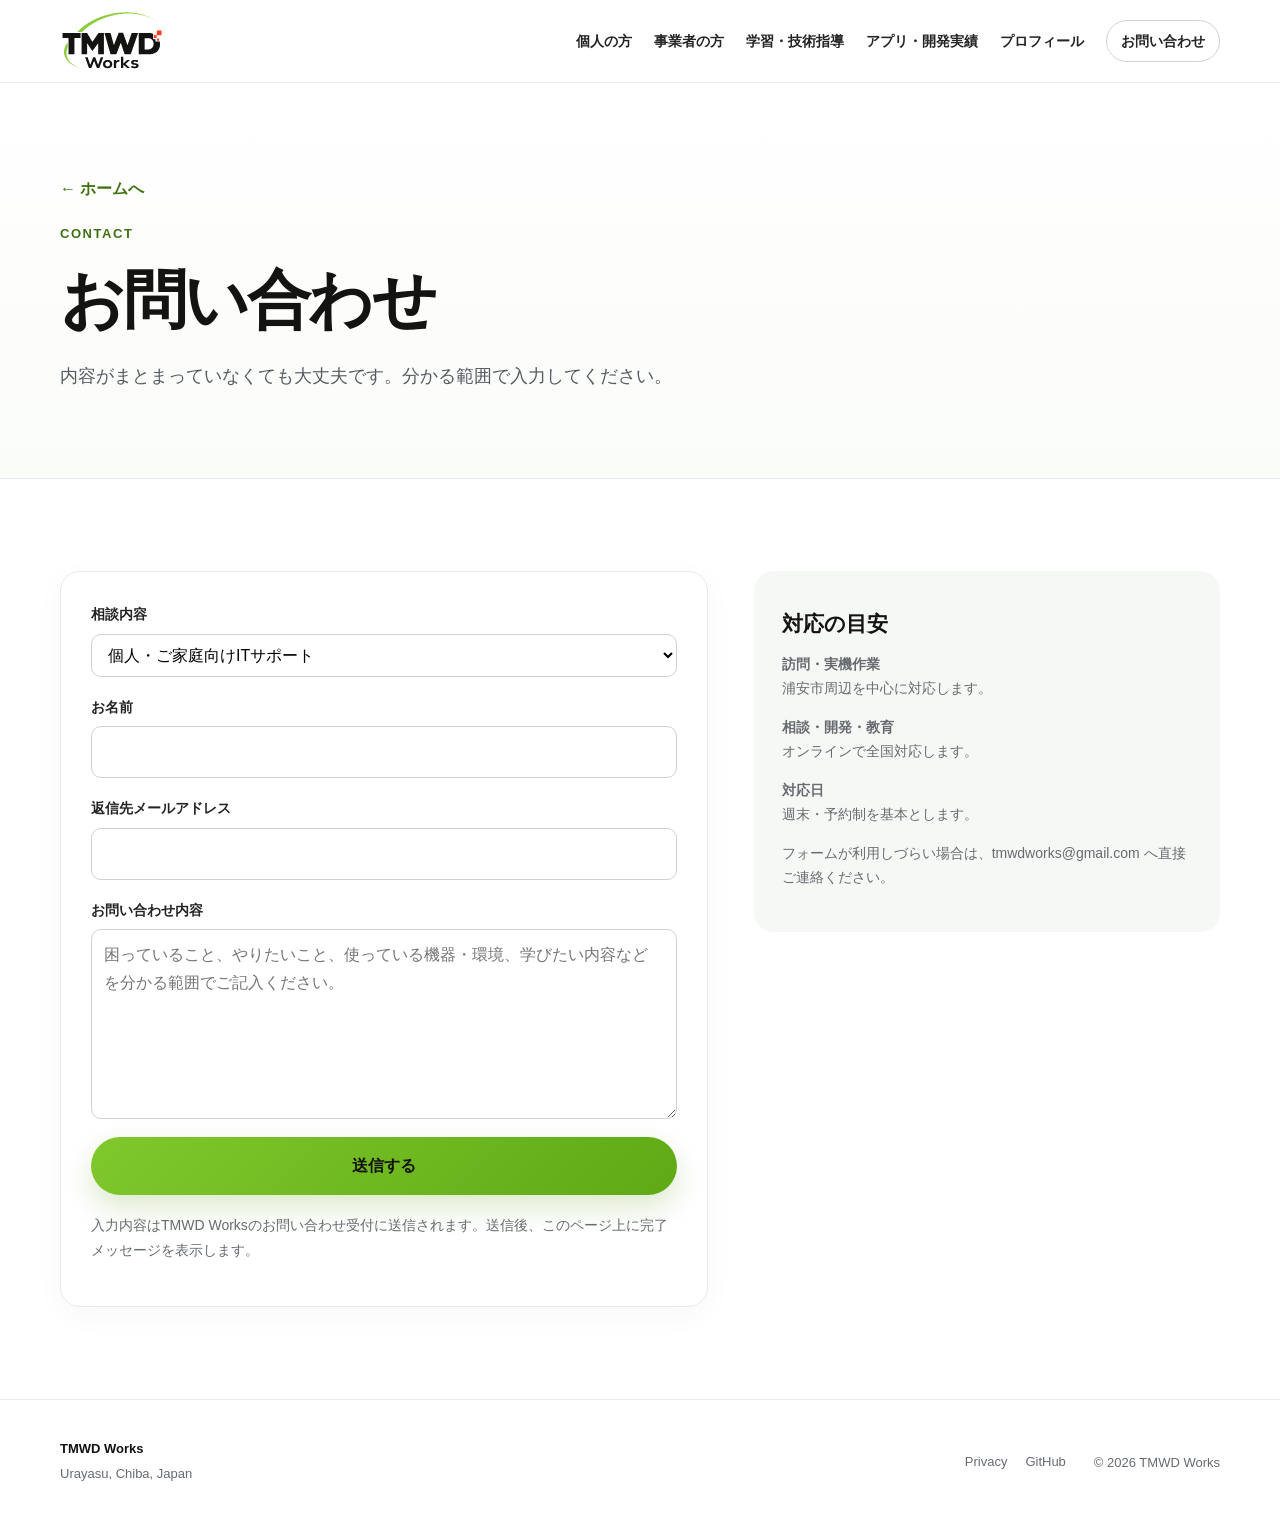
<file: contact.html>
<!doctype html>
<html lang="ja">
<head>
  <!-- Google tag (gtag.js) -->
  <script async src="https://www.googletagmanager.com/gtag/js?id=G-C59W6H3G6D"></script>
  <script>
    window.dataLayer = window.dataLayer || [];
    function gtag(){dataLayer.push(arguments);}
    gtag('js', new Date());
    gtag('config', 'G-C59W6H3G6D');
  </script>
<meta charset="utf-8">
  <meta name="viewport" content="width=device-width, initial-scale=1">
  <title>お問い合わせ | TMWD Works</title>
  <meta name="description" content="TMWD Worksへのお問い合わせ。個人向けITサポート、事業者向けAI・IT支援、IT・プログラミングの学習・技術指導についてご相談ください。">
  <link rel="canonical" href="https://tmwdworks.jp/contact.html">
  <link rel="icon" href="assets/tmwdworks-icon.svg" type="image/svg+xml">
  <link rel="stylesheet" href="styles.css?v=20261111-v2">
</head>
<body>
  <header class="site-header">
  <div class="container header-inner">
    <a class="brand" href="/" aria-label="TMWD Works ホーム">
      <img src="assets/tmwdworks-logo-header.svg" alt="TMWD Works">
    </a>
    <button class="menu-button" type="button" aria-expanded="false" aria-controls="global-nav">メニュー</button>
    <nav id="global-nav" class="global-nav" aria-label="メインナビゲーション">
      <a href="personal.html">個人の方</a>
      <a href="business.html">事業者の方</a>
      <a href="learning.html">学習・技術指導</a>
      <a href="/apps/rhythmquiz/">アプリ・開発実績</a>
      <a href="/#profile">プロフィール</a>
      <a class="nav-cta" href="contact.html">お問い合わせ</a>
    </nav>
  </div>
</header>

  <main>
    <section class="page-hero">
      <div class="container">
        <a class="back-link" href="/">← ホームへ</a>
        <p class="section-kicker">Contact</p>
        <h1>お問い合わせ</h1>
        <p class="lead">内容がまとまっていなくても大丈夫です。分かる範囲で入力してください。</p>
      </div>
    </section>

    <section class="section">
      <div class="container contact-layout">
        <form
          id="contact-form"
          class="contact-form"
          action="https://formspree.io/f/moevrdwn"
          method="POST"
          accept-charset="utf-8"
        >
          <div id="form-status" class="form-status" role="status" aria-live="polite" hidden></div>

          <div class="form-row">
            <label for="category">相談内容</label>
            <select id="category" name="category" required>
              <option value="個人・ご家庭向けITサポート">個人・ご家庭向けITサポート</option>
              <option value="事業者向けAI・IT支援">事業者向けAI・IT支援</option>
              <option value="学習・技術指導">学習・技術指導</option>
              <option value="その他">その他</option>
            </select>
          </div>

          <div class="form-row">
            <label for="name">お名前</label>
            <input id="name" name="name" autocomplete="name" required>
          </div>

          <div class="form-row">
            <label for="email">返信先メールアドレス</label>
            <input id="email" name="email" type="email" autocomplete="email" required>
          </div>

          <div class="form-row">
            <label for="message">お問い合わせ内容</label>
            <textarea id="message" name="message" required placeholder="困っていること、やりたいこと、使っている機器・環境、学びたい内容などを分かる範囲でご記入ください。"></textarea>
          </div>

          <button id="submit-button" class="button primary large" type="submit">送信する</button>
          <p class="form-help">入力内容はTMWD Worksのお問い合わせ受付に送信されます。送信後、このページ上に完了メッセージを表示します。</p>
        </form>

        <aside class="contact-aside">
          <h3>対応の目安</h3>
          <p><strong>訪問・実機作業</strong><br>浦安市周辺を中心に対応します。</p>
          <p><strong>相談・開発・教育</strong><br>オンラインで全国対応します。</p>
          <p><strong>対応日</strong><br>週末・予約制を基本とします。</p>
          <p>フォームが利用しづらい場合は、<a class="text-link" href="mailto:tmwdworks@gmail.com">tmwdworks@gmail.com</a> へ直接ご連絡ください。</p>
        </aside>
      </div>
    </section>
  </main>

  <footer class="site-footer">
  <div class="container footer-inner">
    <div>
      <strong>TMWD Works</strong>
      <p>Urayasu, Chiba, Japan</p>
    </div>
    <div class="footer-links">
      <a href="privacy.html">Privacy</a>
      <a href="https://github.com/tmwdworks" rel="noopener">GitHub</a>
    </div>
    <p class="copyright">© <span id="year"></span> TMWD Works</p>
  </div>
</footer>
  <script src="script.js?v=20261110-v1"></script>
  <script>
    const params = new URLSearchParams(window.location.search);
    const category = params.get('category');
    const select = document.getElementById('category');
    if (category === 'business') select.value = '事業者向けAI・IT支援';
    if (category === 'learning') select.value = '学習・技術指導';
    if (category === 'personal') select.value = '個人・ご家庭向けITサポート';
  </script>
</body>
</html>
</file>
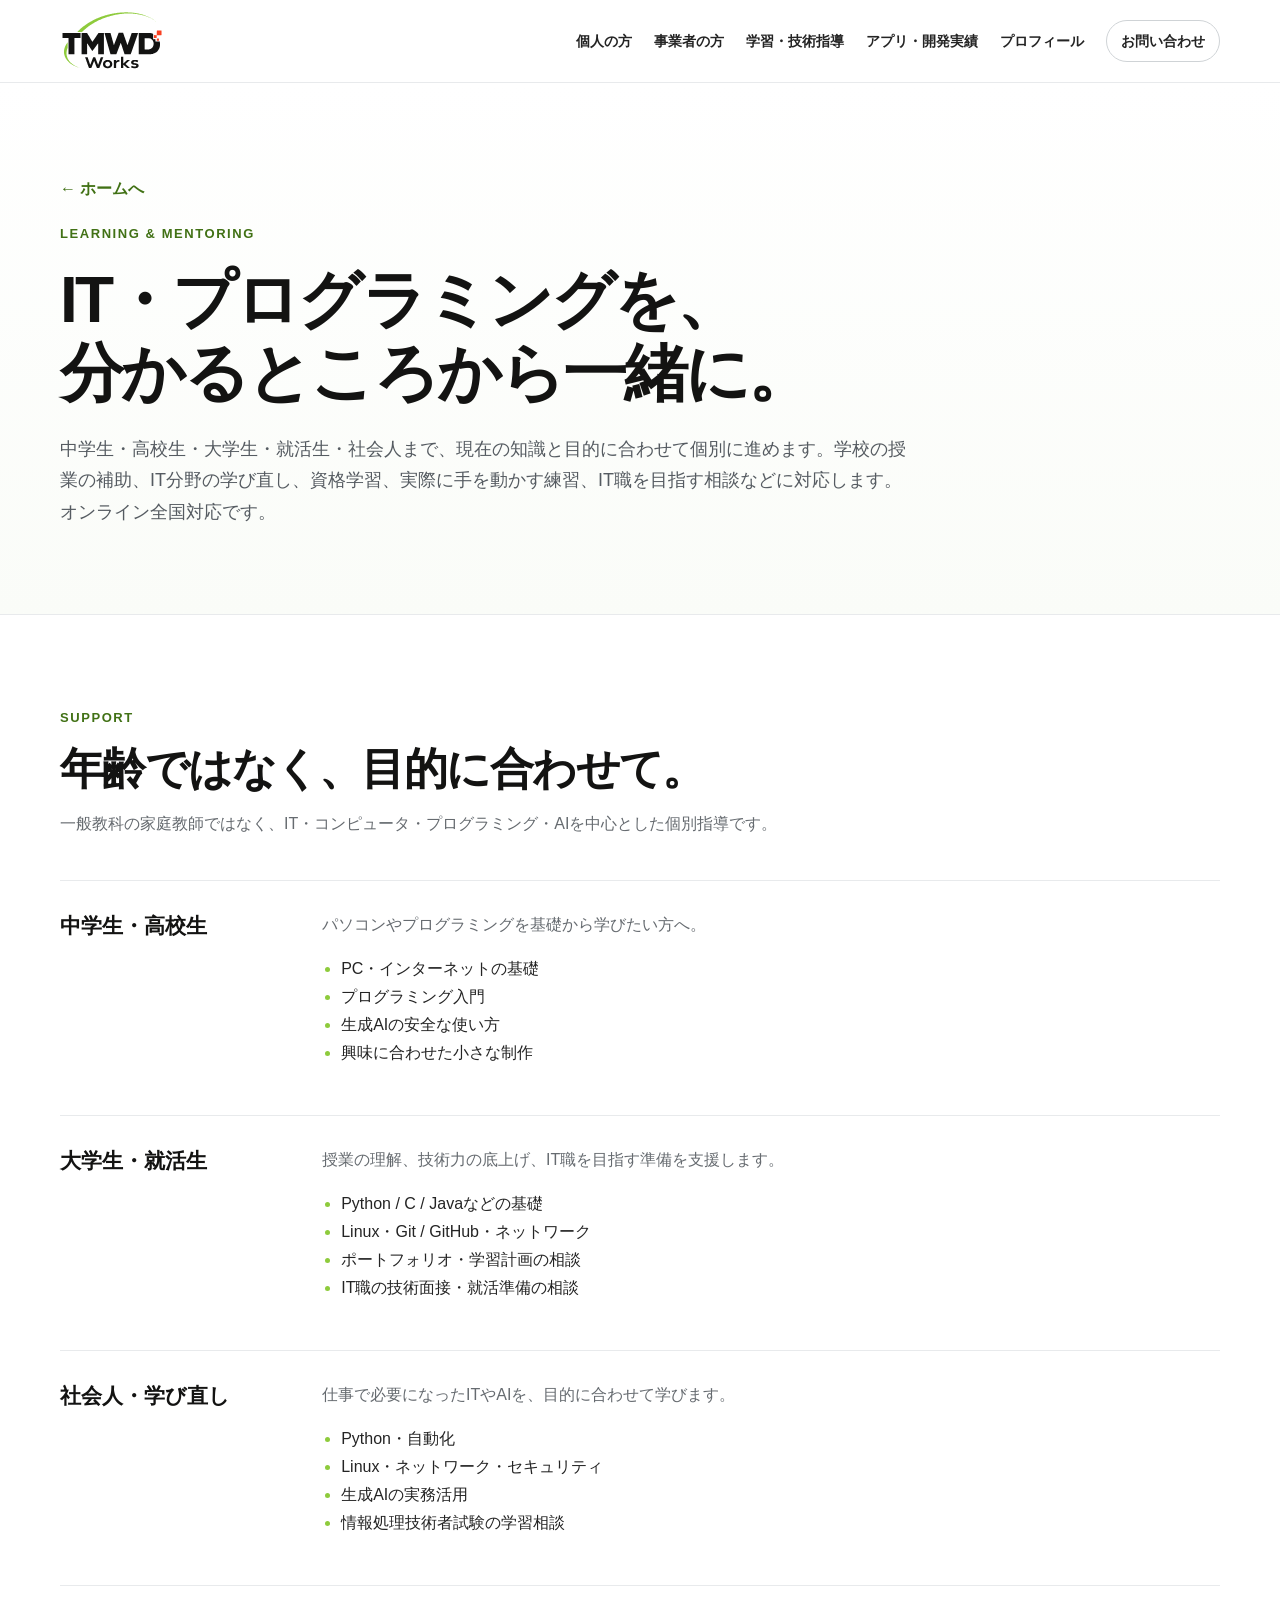
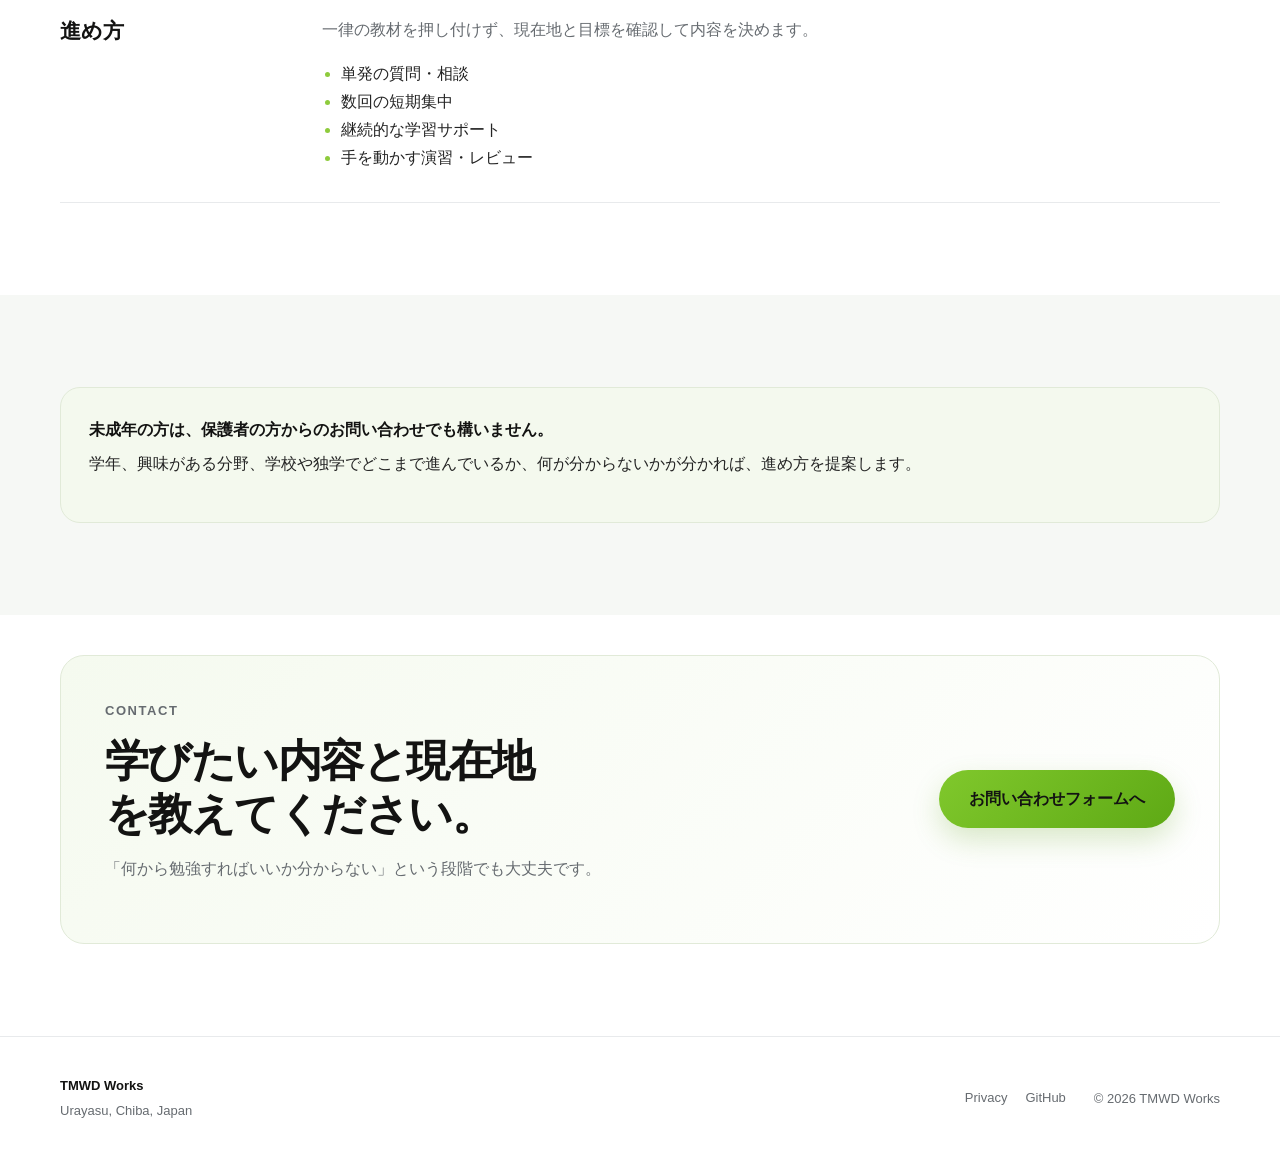
<file: learning.html>
<!doctype html>
<html lang="ja">
<head>
  <!-- Google tag (gtag.js) -->
  <script async src="https://www.googletagmanager.com/gtag/js?id=G-C59W6H3G6D"></script>
  <script>
    window.dataLayer = window.dataLayer || [];
    function gtag(){dataLayer.push(arguments);}
    gtag('js', new Date());
    gtag('config', 'G-C59W6H3G6D');
  </script>
<meta charset="utf-8">
  <meta name="viewport" content="width=device-width, initial-scale=1">
  <title>IT・プログラミング家庭教師・技術指導 | TMWD Works</title>
  <meta name="description" content="中学生・高校生・大学生・就活生・社会人向けに、プログラミング、Linux、ネットワーク、情報セキュリティ、生成AI、情報処理試験、IT職の就活・ポートフォリオなどをオンライン中心に個別指導します。">
  <link rel="canonical" href="https://tmwdworks.jp/learning.html">
  <link rel="icon" href="assets/tmwdworks-icon.svg" type="image/svg+xml">
  <link rel="stylesheet" href="styles.css?v=20261111-v2">
</head>
<body>
  <header class="site-header">
  <div class="container header-inner">
    <a class="brand" href="/" aria-label="TMWD Works ホーム">
      <img src="assets/tmwdworks-logo-header.svg" alt="TMWD Works">
    </a>
    <button class="menu-button" type="button" aria-expanded="false" aria-controls="global-nav">メニュー</button>
    <nav id="global-nav" class="global-nav" aria-label="メインナビゲーション">
      <a href="personal.html">個人の方</a>
      <a href="business.html">事業者の方</a>
      <a href="learning.html">学習・技術指導</a>
      <a href="/apps/rhythmquiz/">アプリ・開発実績</a>
      <a href="/#profile">プロフィール</a>
      <a class="nav-cta" href="contact.html">お問い合わせ</a>
    </nav>
  </div>
</header>

  <main>
    <section class="page-hero">
      <div class="container">
        <a class="back-link" href="/">← ホームへ</a>
        <p class="section-kicker">Learning & Mentoring</p>
        <h1>IT・プログラミングを、<br>分かるところから一緒に。</h1>
        <p class="lead">中学生・高校生・大学生・就活生・社会人まで、現在の知識と目的に合わせて個別に進めます。学校の授業の補助、IT分野の学び直し、資格学習、実際に手を動かす練習、IT職を目指す相談などに対応します。オンライン全国対応です。</p>
      </div>
    </section>

    <section class="section">
      <div class="container">
        <div class="section-heading">
          <p class="section-kicker">Support</p>
          <h2>年齢ではなく、目的に合わせて。</h2>
          <p>一般教科の家庭教師ではなく、IT・コンピュータ・プログラミング・AIを中心とした個別指導です。</p>
        </div>

        <div class="service-list">
          <article class="service-row">
            <div><h3>中学生・高校生</h3></div>
            <div>
              <p>パソコンやプログラミングを基礎から学びたい方へ。</p>
              <ul><li>PC・インターネットの基礎</li><li>プログラミング入門</li><li>生成AIの安全な使い方</li><li>興味に合わせた小さな制作</li></ul>
            </div>
          </article>

          <article class="service-row">
            <div><h3>大学生・就活生</h3></div>
            <div>
              <p>授業の理解、技術力の底上げ、IT職を目指す準備を支援します。</p>
              <ul><li>Python / C / Javaなどの基礎</li><li>Linux・Git / GitHub・ネットワーク</li><li>ポートフォリオ・学習計画の相談</li><li>IT職の技術面接・就活準備の相談</li></ul>
            </div>
          </article>

          <article class="service-row">
            <div><h3>社会人・学び直し</h3></div>
            <div>
              <p>仕事で必要になったITやAIを、目的に合わせて学びます。</p>
              <ul><li>Python・自動化</li><li>Linux・ネットワーク・セキュリティ</li><li>生成AIの実務活用</li><li>情報処理技術者試験の学習相談</li></ul>
            </div>
          </article>

          <article class="service-row">
            <div><h3>進め方</h3></div>
            <div>
              <p>一律の教材を押し付けず、現在地と目標を確認して内容を決めます。</p>
              <ul><li>単発の質問・相談</li><li>数回の短期集中</li><li>継続的な学習サポート</li><li>手を動かす演習・レビュー</li></ul>
            </div>
          </article>
        </div>
      </div>
    </section>

    <section class="section section-soft">
      <div class="container">
        <div class="note-box">
          <strong>未成年の方は、保護者の方からのお問い合わせでも構いません。</strong>
          <p>学年、興味がある分野、学校や独学でどこまで進んでいるか、何が分からないかが分かれば、進め方を提案します。</p>
        </div>
      </div>
    </section>

    <section class="section contact-section">
      <div class="container contact-card">
        <div>
          <p class="section-kicker">Contact</p>
          <h2>学びたい内容と現在地を教えてください。</h2>
          <p>「何から勉強すればいいか分からない」という段階でも大丈夫です。</p>
        </div>
        <a class="button primary large" href="contact.html?category=learning">お問い合わせフォームへ</a>
      </div>
    </section>
  </main>

  <footer class="site-footer">
  <div class="container footer-inner">
    <div>
      <strong>TMWD Works</strong>
      <p>Urayasu, Chiba, Japan</p>
    </div>
    <div class="footer-links">
      <a href="privacy.html">Privacy</a>
      <a href="https://github.com/tmwdworks" rel="noopener">GitHub</a>
    </div>
    <p class="copyright">© <span id="year"></span> TMWD Works</p>
  </div>
</footer>
  <script src="script.js?v=20261110-v1"></script>
</body>
</html>
</file>
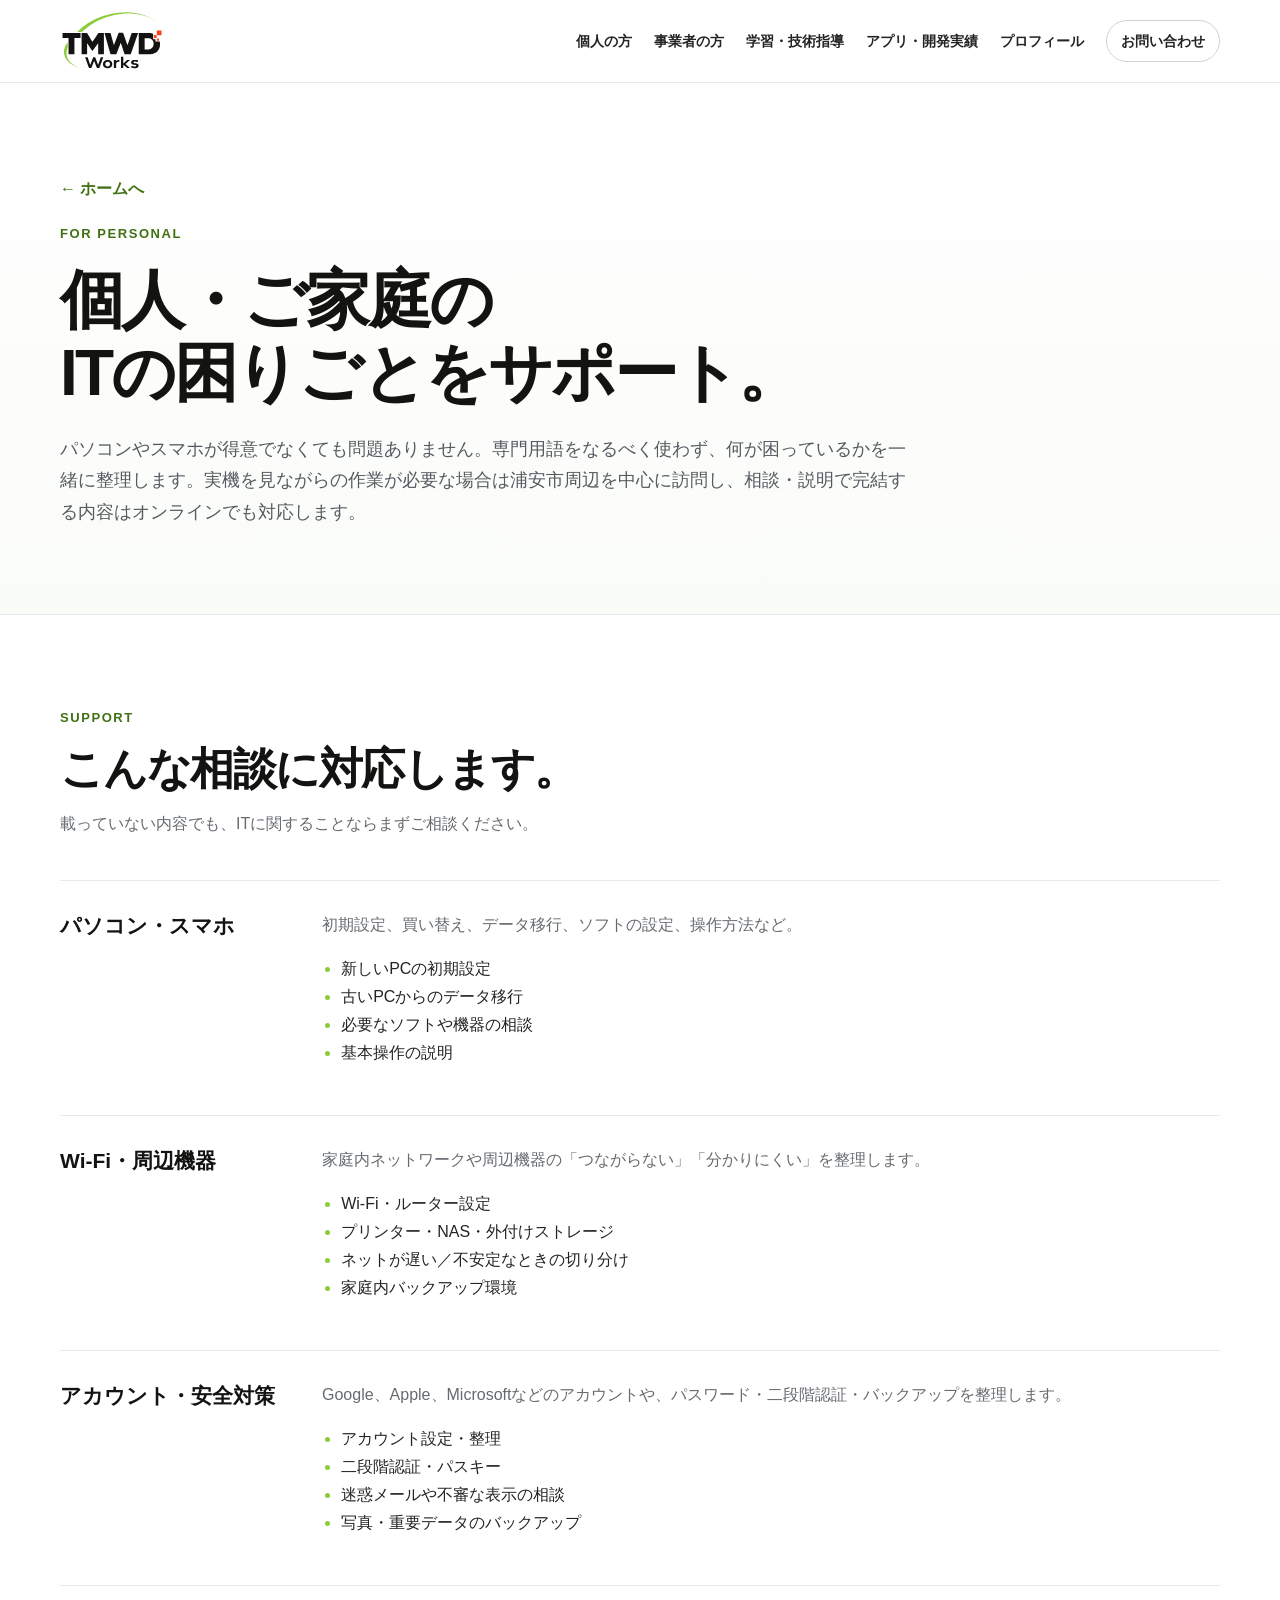
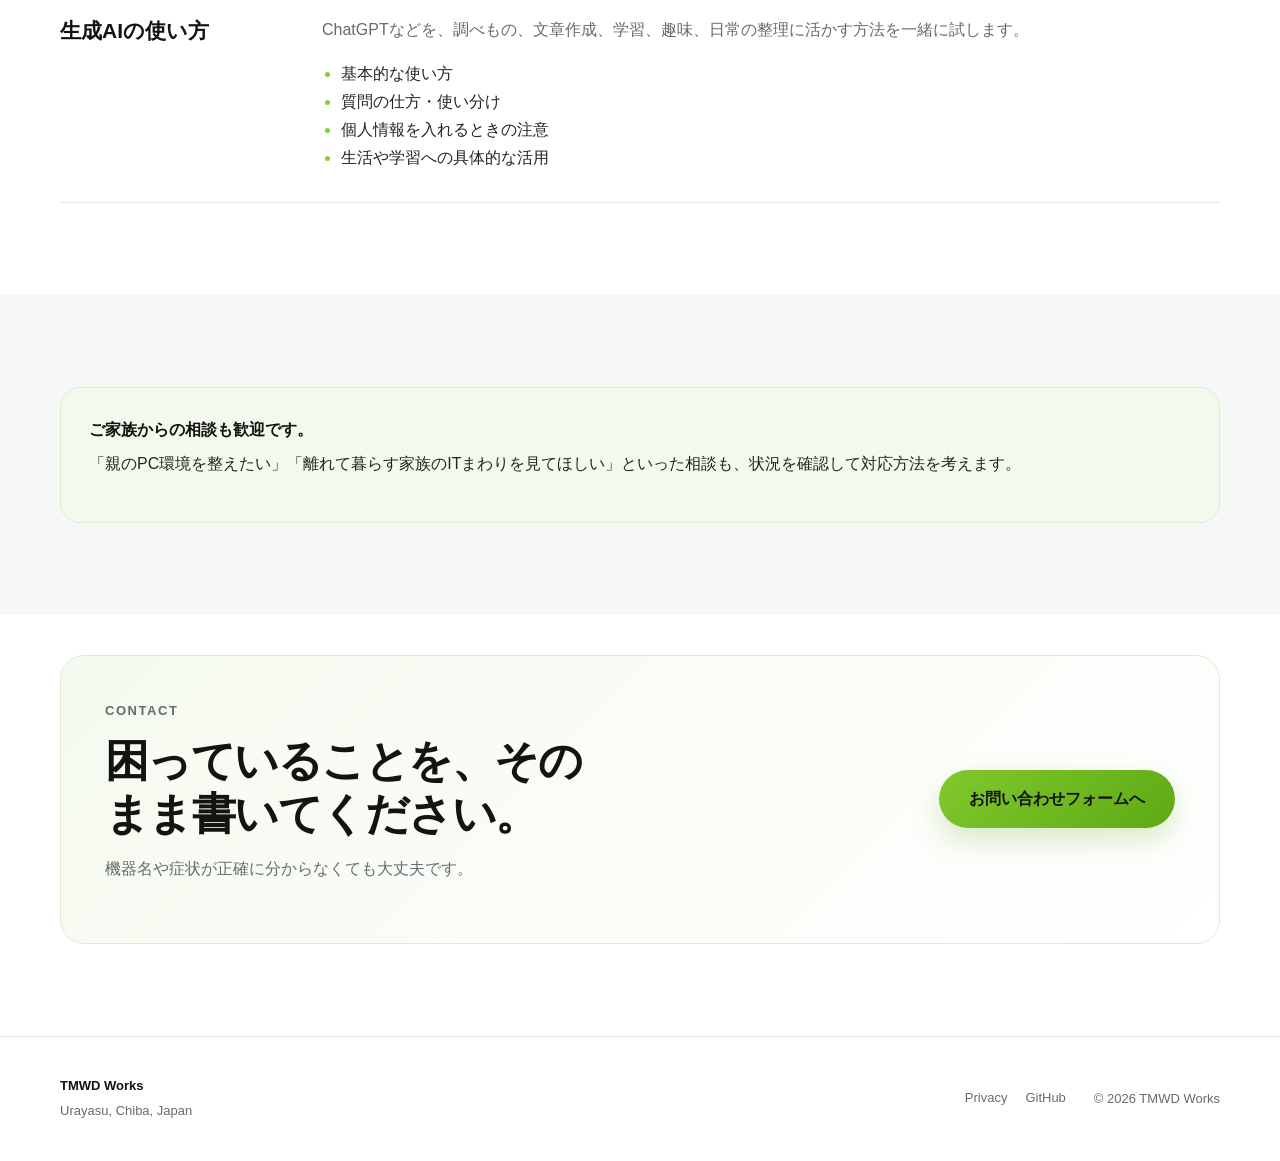
<file: personal.html>
<!doctype html>
<html lang="ja">
<head>
  <!-- Google tag (gtag.js) -->
  <script async src="https://www.googletagmanager.com/gtag/js?id=G-C59W6H3G6D"></script>
  <script>
    window.dataLayer = window.dataLayer || [];
    function gtag(){dataLayer.push(arguments);}
    gtag('js', new Date());
    gtag('config', 'G-C59W6H3G6D');
  </script>
<meta charset="utf-8">
  <meta name="viewport" content="width=device-width, initial-scale=1">
  <title>個人・ご家庭向けITサポート | TMWD Works</title>
  <meta name="description" content="パソコン、Wi-Fi、プリンター、データ移行、バックアップ、アカウント、セキュリティ、生成AIの使い方など、個人・ご家庭向けのITサポート。実機作業・訪問は浦安市周辺、相談はオンライン全国対応。">
  <link rel="canonical" href="https://tmwdworks.jp/personal.html">
  <link rel="icon" href="assets/tmwdworks-icon.svg" type="image/svg+xml">
  <link rel="stylesheet" href="styles.css?v=20261111-v2">
</head>
<body>
  <header class="site-header">
  <div class="container header-inner">
    <a class="brand" href="/" aria-label="TMWD Works ホーム">
      <img src="assets/tmwdworks-logo-header.svg" alt="TMWD Works">
    </a>
    <button class="menu-button" type="button" aria-expanded="false" aria-controls="global-nav">メニュー</button>
    <nav id="global-nav" class="global-nav" aria-label="メインナビゲーション">
      <a href="personal.html">個人の方</a>
      <a href="business.html">事業者の方</a>
      <a href="learning.html">学習・技術指導</a>
      <a href="/apps/rhythmquiz/">アプリ・開発実績</a>
      <a href="/#profile">プロフィール</a>
      <a class="nav-cta" href="contact.html">お問い合わせ</a>
    </nav>
  </div>
</header>

  <main>
    <section class="page-hero">
      <div class="container">
        <a class="back-link" href="/">← ホームへ</a>
        <p class="section-kicker">For Personal</p>
        <h1>個人・ご家庭の<br>ITの困りごとをサポート。</h1>
        <p class="lead">パソコンやスマホが得意でなくても問題ありません。専門用語をなるべく使わず、何が困っているかを一緒に整理します。実機を見ながらの作業が必要な場合は浦安市周辺を中心に訪問し、相談・説明で完結する内容はオンラインでも対応します。</p>
      </div>
    </section>

    <section class="section">
      <div class="container">
        <div class="section-heading">
          <p class="section-kicker">Support</p>
          <h2>こんな相談に対応します。</h2>
          <p>載っていない内容でも、ITに関することならまずご相談ください。</p>
        </div>

        <div class="service-list">
          <article class="service-row">
            <div><h3>パソコン・スマホ</h3></div>
            <div>
              <p>初期設定、買い替え、データ移行、ソフトの設定、操作方法など。</p>
              <ul><li>新しいPCの初期設定</li><li>古いPCからのデータ移行</li><li>必要なソフトや機器の相談</li><li>基本操作の説明</li></ul>
            </div>
          </article>

          <article class="service-row">
            <div><h3>Wi-Fi・周辺機器</h3></div>
            <div>
              <p>家庭内ネットワークや周辺機器の「つながらない」「分かりにくい」を整理します。</p>
              <ul><li>Wi-Fi・ルーター設定</li><li>プリンター・NAS・外付けストレージ</li><li>ネットが遅い／不安定なときの切り分け</li><li>家庭内バックアップ環境</li></ul>
            </div>
          </article>

          <article class="service-row">
            <div><h3>アカウント・安全対策</h3></div>
            <div>
              <p>Google、Apple、Microsoftなどのアカウントや、パスワード・二段階認証・バックアップを整理します。</p>
              <ul><li>アカウント設定・整理</li><li>二段階認証・パスキー</li><li>迷惑メールや不審な表示の相談</li><li>写真・重要データのバックアップ</li></ul>
            </div>
          </article>

          <article class="service-row">
            <div><h3>生成AIの使い方</h3></div>
            <div>
              <p>ChatGPTなどを、調べもの、文章作成、学習、趣味、日常の整理に活かす方法を一緒に試します。</p>
              <ul><li>基本的な使い方</li><li>質問の仕方・使い分け</li><li>個人情報を入れるときの注意</li><li>生活や学習への具体的な活用</li></ul>
            </div>
          </article>
        </div>
      </div>
    </section>

    <section class="section section-soft">
      <div class="container">
        <div class="note-box">
          <strong>ご家族からの相談も歓迎です。</strong>
          <p>「親のPC環境を整えたい」「離れて暮らす家族のITまわりを見てほしい」といった相談も、状況を確認して対応方法を考えます。</p>
        </div>
      </div>
    </section>

    <section class="section contact-section">
      <div class="container contact-card">
        <div>
          <p class="section-kicker">Contact</p>
          <h2>困っていることを、そのまま書いてください。</h2>
          <p>機器名や症状が正確に分からなくても大丈夫です。</p>
        </div>
        <a class="button primary large" href="contact.html?category=personal">お問い合わせフォームへ</a>
      </div>
    </section>
  </main>

  <footer class="site-footer">
  <div class="container footer-inner">
    <div>
      <strong>TMWD Works</strong>
      <p>Urayasu, Chiba, Japan</p>
    </div>
    <div class="footer-links">
      <a href="privacy.html">Privacy</a>
      <a href="https://github.com/tmwdworks" rel="noopener">GitHub</a>
    </div>
    <p class="copyright">© <span id="year"></span> TMWD Works</p>
  </div>
</footer>
  <script src="script.js?v=20261110-v1"></script>
</body>
</html>
</file>
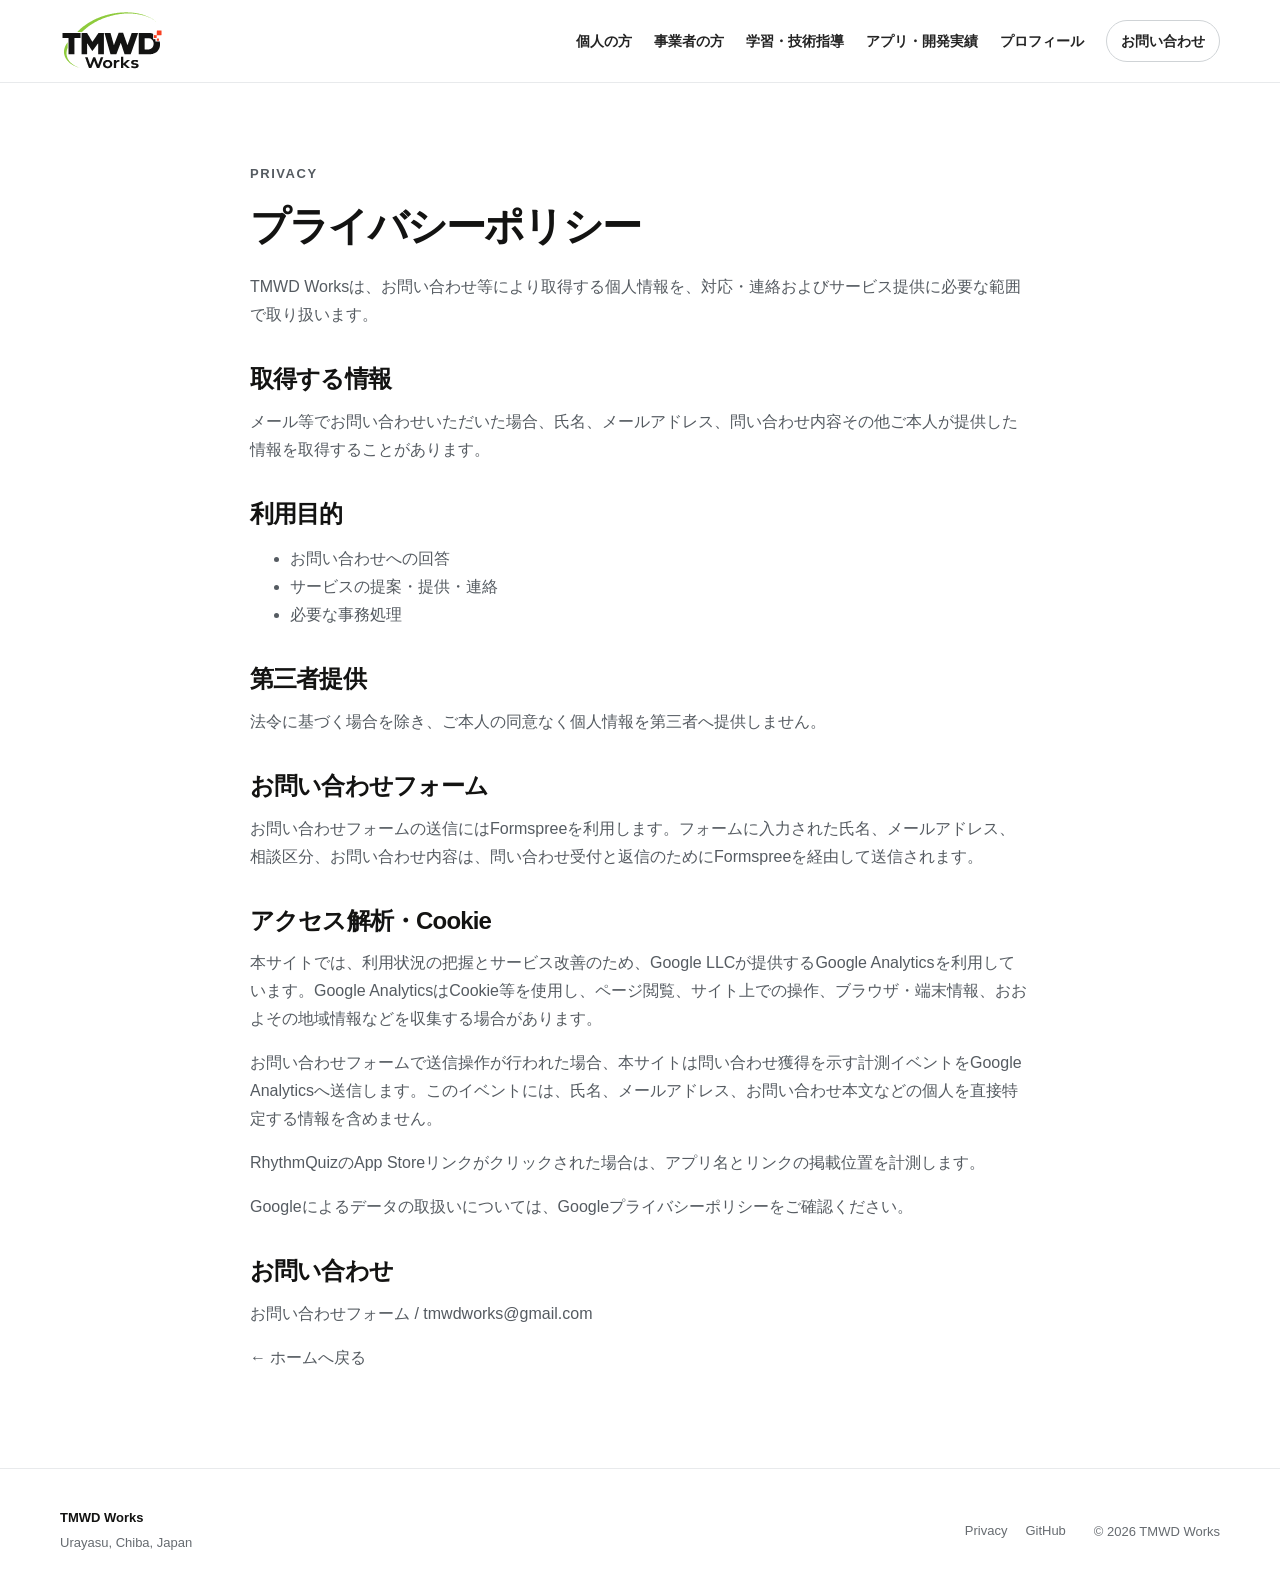
<file: privacy.html>
<!doctype html>
<html lang="ja">
<head>
  <!-- Google tag (gtag.js) -->
  <script async src="https://www.googletagmanager.com/gtag/js?id=G-C59W6H3G6D"></script>
  <script>
    window.dataLayer = window.dataLayer || [];
    function gtag(){dataLayer.push(arguments);}
    gtag('js', new Date());
    gtag('config', 'G-C59W6H3G6D');
  </script>
<meta charset="utf-8">
  <meta name="viewport" content="width=device-width, initial-scale=1">
  <title>Privacy | TMWD Works</title>
  <meta name="robots" content="index,follow">
  <link rel="icon" href="assets/tmwdworks-icon.svg" type="image/svg+xml">
  <link rel="stylesheet" href="styles.css?v=20261111-v2">
</head>
<body>
  <header class="site-header">
  <div class="container header-inner">
    <a class="brand" href="/" aria-label="TMWD Works ホーム">
      <img src="assets/tmwdworks-logo-header.svg" alt="TMWD Works">
    </a>
    <button class="menu-button" type="button" aria-expanded="false" aria-controls="global-nav">メニュー</button>
    <nav id="global-nav" class="global-nav" aria-label="メインナビゲーション">
      <a href="personal.html">個人の方</a>
      <a href="business.html">事業者の方</a>
      <a href="learning.html">学習・技術指導</a>
      <a href="/apps/rhythmquiz/">アプリ・開発実績</a>
      <a href="/#profile">プロフィール</a>
      <a class="nav-cta" href="contact.html">お問い合わせ</a>
    </nav>
  </div>
</header>
  <main class="container legal">
    <p class="section-kicker">Privacy</p>
    <h1>プライバシーポリシー</h1>
    <p>TMWD Worksは、お問い合わせ等により取得する個人情報を、対応・連絡およびサービス提供に必要な範囲で取り扱います。</p>
    <h2>取得する情報</h2>
    <p>メール等でお問い合わせいただいた場合、氏名、メールアドレス、問い合わせ内容その他ご本人が提供した情報を取得することがあります。</p>
    <h2>利用目的</h2>
    <ul><li>お問い合わせへの回答</li><li>サービスの提案・提供・連絡</li><li>必要な事務処理</li></ul>
    <h2>第三者提供</h2>
    <p>法令に基づく場合を除き、ご本人の同意なく個人情報を第三者へ提供しません。</p>
    <h2>お問い合わせフォーム</h2>
    <p>お問い合わせフォームの送信にはFormspreeを利用します。フォームに入力された氏名、メールアドレス、相談区分、お問い合わせ内容は、問い合わせ受付と返信のためにFormspreeを経由して送信されます。</p>
    <h2>アクセス解析・Cookie</h2>
    <p>本サイトでは、利用状況の把握とサービス改善のため、Google LLCが提供するGoogle Analyticsを利用しています。Google AnalyticsはCookie等を使用し、ページ閲覧、サイト上での操作、ブラウザ・端末情報、おおよその地域情報などを収集する場合があります。</p>
    <p>お問い合わせフォームで送信操作が行われた場合、本サイトは問い合わせ獲得を示す計測イベントをGoogle Analyticsへ送信します。このイベントには、氏名、メールアドレス、お問い合わせ本文などの個人を直接特定する情報を含めません。</p>
    <p>RhythmQuizのApp Storeリンクがクリックされた場合は、アプリ名とリンクの掲載位置を計測します。</p>
    <p>Googleによるデータの取扱いについては、<a href="https://policies.google.com/privacy?hl=ja" rel="noopener">Googleプライバシーポリシー</a>をご確認ください。</p>
    <h2>お問い合わせ</h2>
    <p><a href="contact.html">お問い合わせフォーム</a> / <a href="mailto:tmwdworks@gmail.com">tmwdworks@gmail.com</a></p>
    <p><a href="/">← ホームへ戻る</a></p>
  </main>
  <footer class="site-footer">
  <div class="container footer-inner">
    <div>
      <strong>TMWD Works</strong>
      <p>Urayasu, Chiba, Japan</p>
    </div>
    <div class="footer-links">
      <a href="privacy.html">Privacy</a>
      <a href="https://github.com/tmwdworks" rel="noopener">GitHub</a>
    </div>
    <p class="copyright">© <span id="year"></span> TMWD Works</p>
  </div>
</footer>
  <script src="script.js?v=20261110-v1"></script>
</body>
</html>
</file>
<file: styles.css>
:root {
  --black: #131312;
  --lime: #8ecb3c;
  --lime-dark: #417115;
  --verm: #f94122;
  --white: #ffffff;
  --text: #242424;
  --muted: #666b70;
  --line: #e8eaec;
  --soft: #f6f8f5;
  --soft-lime: #f4f9ee;
  --soft-warm: #fff7f3;
  --soft-blue: #f4f7fb;
  --max: 1160px;
  --radius: 20px;
  --shadow: 0 16px 48px rgba(19, 19, 18, .08);
}

* { box-sizing: border-box; }

html { scroll-behavior: smooth; }

body {
  margin: 0;
  font-family: -apple-system, BlinkMacSystemFont, "Hiragino Sans", "Yu Gothic",
    "Noto Sans JP", "Segoe UI", sans-serif;
  color: var(--text);
  background: var(--white);
  line-height: 1.75;
}

a { color: inherit; text-decoration: none; }
img { max-width: 100%; display: block; }

.container {
  width: min(calc(100% - 40px), var(--max));
  margin-inline: auto;
}

.site-header {
  position: sticky;
  top: 0;
  z-index: 20;
  background: rgba(255,255,255,.95);
  backdrop-filter: blur(12px);
  border-bottom: 1px solid var(--line);
}

.header-inner {
  min-height: 82px;
  display: flex;
  align-items: center;
  justify-content: space-between;
  gap: 28px;
}

.brand img {
  width: 224px;
  height: 62px;
  object-fit: contain;
  object-position: left center;
}

.global-nav {
  display: flex;
  align-items: center;
  gap: 22px;
  font-size: 14px;
  font-weight: 700;
}

.global-nav a:hover,
.text-link:hover {
  color: var(--lime-dark);
}

.nav-cta {
  padding: 8px 14px;
  border: 1px solid #cfd3d6;
  border-radius: 999px;
}

.menu-button {
  display: none;
  border: 1px solid var(--line);
  background: var(--white);
  border-radius: 10px;
  padding: 8px 12px;
  font: inherit;
}

h1, h2, h3 {
  color: var(--black);
  text-wrap: balance;
}

h1 {
  margin: 18px 0 24px;
  font-size: clamp(40px, 5vw, 66px);
  line-height: 1.14;
  letter-spacing: -.045em;
}

h2 {
  margin: 6px 0 14px;
  font-size: clamp(30px, 4vw, 44px);
  line-height: 1.2;
  letter-spacing: -.035em;
}

h3 {
  margin: 10px 0 12px;
  font-size: 21px;
  line-height: 1.45;
}

p { margin-top: 0; }

.eyebrow,
.section-kicker {
  text-transform: uppercase;
  letter-spacing: .12em;
  font-weight: 800;
  font-size: 13px;
  color: var(--lime-dark);
}

.eyebrow {
  display: flex;
  align-items: center;
  gap: 10px;
}

.eyebrow span {
  width: 32px;
  height: 3px;
  background: var(--lime);
  border-radius: 3px;
}

.hero {
  overflow: hidden;
  position: relative;
  border-bottom: 1px solid var(--line);
}

.hero::after {
  content: "";
  position: absolute;
  width: 720px;
  height: 720px;
  right: -280px;
  top: -290px;
  border: 36px solid rgba(142,203,60,.16);
  border-left-color: transparent;
  border-bottom-color: transparent;
  border-radius: 50%;
  transform: rotate(-20deg);
  pointer-events: none;
}

.hero-grid {
  min-height: 650px;
  display: grid;
  grid-template-columns: minmax(0, 1.5fr) minmax(250px, .5fr);
  align-items: center;
  gap: 52px;
  position: relative;
  z-index: 1;
}

.hero-copy { min-width: 0; }

.hero-subtitle {
  max-width: 800px;
  margin: -4px 0 14px;
  font-size: clamp(19px, 2vw, 24px);
  font-weight: 800;
  color: #3f4549;
  text-wrap: balance;
}

.lead {
  max-width: 820px;
  font-size: 18px;
  color: #555b61;
}

.hero-actions {
  display: flex;
  gap: 12px;
  margin: 32px 0 22px;
  flex-wrap: wrap;
}

.button {
  display: inline-flex;
  align-items: center;
  justify-content: center;
  min-height: 48px;
  padding: 0 22px;
  border: 0;
  border-radius: 999px;
  font: inherit;
  font-weight: 800;
  cursor: pointer;
  transition: transform .15s ease, box-shadow .15s ease;
}

.button:hover { transform: translateY(-2px); }

.primary {
  background: linear-gradient(135deg, #80c82c, #5ea915);
  color: var(--black);
  box-shadow: 0 12px 28px rgba(91,157,21,.22);
}

.secondary {
  border: 1px solid #cfd3d6;
  background: white;
}

.large {
  min-height: 58px;
  padding-inline: 30px;
}

.availability {
  display: flex;
  gap: 12px;
  flex-wrap: wrap;
  font-size: 13px;
  color: var(--muted);
}

.availability span {
  padding: 6px 10px;
  background: #f5f6f7;
  border-radius: 999px;
}

.hero-mark {
  display: flex;
  justify-content: center;
}

.hero-mark img {
  width: min(340px, 100%);
  filter: drop-shadow(0 22px 30px rgba(19,19,18,.08));
}

.section { padding: 92px 0; }
.section-soft { background: var(--soft); }
.section-lime { background: var(--soft-lime); }

.section-heading {
  max-width: 790px;
  margin-bottom: 42px;
}

.section-heading.compact { margin-bottom: 34px; }
.problem-heading-quote { white-space: nowrap; }
.section-heading > p:last-child { color: var(--muted); }

.audience-grid {
  display: grid;
  grid-template-columns: repeat(3, minmax(0, 1fr));
  gap: 18px;
}

.audience-card {
  min-height: 335px;
  padding: 30px;
  border-radius: 24px;
  border: 1px solid var(--line);
  background: white;
  box-shadow: 0 8px 30px rgba(19,19,18,.035);
  display: flex;
  flex-direction: column;
}

.audience-card.personal {
  background: linear-gradient(145deg, #ffffff 30%, #f4f9ee);
}

.audience-card.business {
  background: linear-gradient(145deg, #ffffff 30%, #fff7f3);
}

.audience-card.learning {
  background: linear-gradient(145deg, #ffffff 30%, #f4f7fb);
}

.audience-label {
  display: inline-flex;
  align-self: flex-start;
  padding: 5px 9px;
  border-radius: 999px;
  font-size: 12px;
  font-weight: 800;
  color: var(--lime-dark);
  background: #edf6e4;
}

.audience-card.business .audience-label {
  color: #b6341f;
  background: #fff0e9;
}

.audience-card.learning .audience-label {
  color: #315c8a;
  background: #eaf1f8;
}

.audience-card p { color: var(--muted); }

.audience-points {
  margin: 8px 0 24px;
  padding-left: 1.2em;
}

.audience-points li::marker { color: var(--lime); }

.audience-card .text-link {
  margin-top: auto;
  font-weight: 800;
}

.problem-strip {
  display: grid;
  grid-template-columns: repeat(4, 1fr);
  gap: 1px;
  border: 1px solid #dfe4dd;
  background: #dfe4dd;
  border-radius: var(--radius);
  overflow: hidden;
}

.problem {
  padding: 26px;
  background: white;
}

.problem strong {
  display: block;
  margin-bottom: 6px;
  font-size: 18px;
}

.problem p {
  margin: 0;
  color: var(--muted);
  font-size: 14px;
}

.cards {
  display: grid;
  grid-template-columns: repeat(2, minmax(0, 1fr));
  gap: 18px;
}

.card {
  position: relative;
  padding: 30px;
  border: 1px solid var(--line);
  border-radius: var(--radius);
  background: white;
  box-shadow: 0 8px 30px rgba(19,19,18,.035);
}

.card p { color: var(--muted); }
.card ul { padding-left: 1.2em; margin: 18px 0 0; }
.card li::marker { color: var(--lime); }

.strengths {
  display: grid;
  grid-template-columns: repeat(3, 1fr);
  gap: 1px;
  background: #dfe4dd;
  border: 1px solid #dfe4dd;
  border-radius: var(--radius);
  overflow: hidden;
}

.strength {
  padding: 30px;
  background: white;
}

.strength strong {
  display: block;
  font-size: 19px;
  margin-bottom: 8px;
  color: var(--black);
}

.strength p { margin: 0; color: var(--muted); }

.profile-grid {
  display: grid;
  grid-template-columns: .78fr 1.22fr;
  gap: 70px;
  align-items: start;
}

.profile-body > p:first-child {
  font-size: 20px;
  color: var(--black);
}

.badges {
  display: flex;
  gap: 8px;
  flex-wrap: wrap;
  margin-top: 22px;
}

.badges span {
  border: 1px solid var(--line);
  padding: 7px 10px;
  border-radius: 10px;
  font-size: 13px;
  background: #fafafa;
}

.page-hero {
  padding: 92px 0 68px;
  border-bottom: 1px solid var(--line);
  background: linear-gradient(180deg, #fff, #fafcf8);
}

.page-hero .lead { max-width: 850px; }

.rhythmquiz-hero {
  background: linear-gradient(115deg, var(--soft-lime), var(--soft-blue));
}

.approach-steps {
  padding-inline-start: 1.5em;
}

.approach-steps > li::marker {
  color: var(--text);
  font-weight: 800;
}

.back-link {
  display: inline-block;
  margin-bottom: 20px;
  font-weight: 700;
  color: var(--lime-dark);
}

.service-list {
  display: grid;
  gap: 18px;
}

.service-row {
  display: grid;
  grid-template-columns: 230px 1fr;
  gap: 32px;
  padding: 30px 0;
  border-top: 1px solid var(--line);
}

.service-row:last-child {
  border-bottom: 1px solid var(--line);
}

.service-row h3 { margin-top: 0; }
.service-row p { color: var(--muted); }
.service-row ul { margin: 12px 0 0; padding-left: 1.2em; }
.service-row li::marker { color: var(--lime); }

.note-box {
  padding: 28px;
  border: 1px solid #e1ead8;
  border-radius: var(--radius);
  background: var(--soft-lime);
}

.note-box strong {
  display: block;
  margin-bottom: 6px;
  color: var(--black);
}

.contact-section { padding-top: 40px; }

.contact-card {
  display: grid;
  grid-template-columns: 1fr auto;
  gap: 30px;
  align-items: center;
  padding: 44px;
  border-radius: 24px;
  background: linear-gradient(135deg, #f5faef, #ffffff);
  border: 1px solid #e1ead8;
}

.contact-card p {
  color: var(--muted);
  max-width: 680px;
}

.contact-layout {
  display: grid;
  grid-template-columns: minmax(0, 1fr) minmax(300px, .72fr);
  gap: 46px;
  align-items: start;
}

.contact-form {
  display: grid;
  gap: 18px;
  padding: 30px;
  border: 1px solid var(--line);
  border-radius: var(--radius);
  background: white;
  box-shadow: 0 8px 30px rgba(19,19,18,.035);
}

.form-row {
  display: grid;
  gap: 7px;
}

.form-row label {
  font-weight: 800;
  font-size: 14px;
}

.form-row input,
.form-row select,
.form-row textarea {
  width: 100%;
  border: 1px solid #ccd2d6;
  border-radius: 10px;
  padding: 11px 12px;
  font: inherit;
  background: white;
}

.form-row textarea {
  min-height: 190px;
  resize: vertical;
}

.form-help,
.contact-aside p {
  color: var(--muted);
  font-size: 14px;
}

.contact-aside {
  padding: 28px;
  border-radius: var(--radius);
  background: var(--soft);
}

.form-status {
  padding: 14px 16px;
  border-radius: 10px;
  font-size: 14px;
  font-weight: 700;
}
.form-status.success {
  border: 1px solid #cfe4bb;
  background: #f2f8ec;
  color: #315f12;
}
.form-status.error {
  border: 1px solid #f0c7be;
  background: #fff5f2;
  color: #9c2d1c;
}
#submit-button:disabled {
  cursor: wait;
  opacity: .7;
  transform: none;
}

.site-footer {
  padding: 38px 0;
  border-top: 1px solid var(--line);
}

.footer-inner {
  display: grid;
  grid-template-columns: 1fr auto auto;
  gap: 28px;
  align-items: center;
  font-size: 13px;
  color: var(--muted);
}

.footer-inner strong { color: var(--black); }
.footer-inner p { margin: 2px 0 0; }
.footer-links { display: flex; gap: 18px; }

.legal {
  max-width: 780px;
  padding: 80px 0;
}
.legal h1 { font-size: 40px; }
.legal h2 { font-size: 24px; margin-top: 36px; }
.legal p, .legal li { color: #555b61; }

@media (max-width: 980px) {
  .audience-grid { grid-template-columns: 1fr; }
  .problem-strip { grid-template-columns: repeat(2, 1fr); }
}

@media (max-width: 980px) {
  .header-inner { min-height: 70px; }
  .brand img { width: 190px; height: 54px; }
  .menu-button { display: block; }
  .global-nav {
    display: none;
    position: absolute;
    top: 70px;
    max-height: calc(100vh - 70px);
    max-height: calc(100dvh - 70px);
    overflow-y: auto;
    left: 0;
    right: 0;
    padding: 20px;
    background: white;
    border-bottom: 1px solid var(--line);
    flex-direction: column;
    align-items: stretch;
  }
  .global-nav.open { display: flex; }
}

@media (max-width: 820px) {
  .hero-grid {
    min-height: auto;
    grid-template-columns: 1fr;
    padding-block: 72px;
  }
  .hero-mark { display: none; }
  .cards,
  .strengths,
  .profile-grid,
  .contact-card,
  .contact-layout {
    grid-template-columns: 1fr;
  }
  .service-row {
    grid-template-columns: 1fr;
    gap: 4px;
  }
  .section { padding: 68px 0; }
  .footer-inner { grid-template-columns: 1fr; }
}

@media (max-width: 520px) {
  .container { width: min(calc(100% - 28px), var(--max)); }
  h1 { font-size: 38px; }
  .hero-actions .button { width: 100%; }
  .audience-card, .card, .strength { padding: 24px; }
  .contact-card, .contact-form { padding: 24px; }
  .problem-strip { grid-template-columns: 1fr; }
}
</file>
